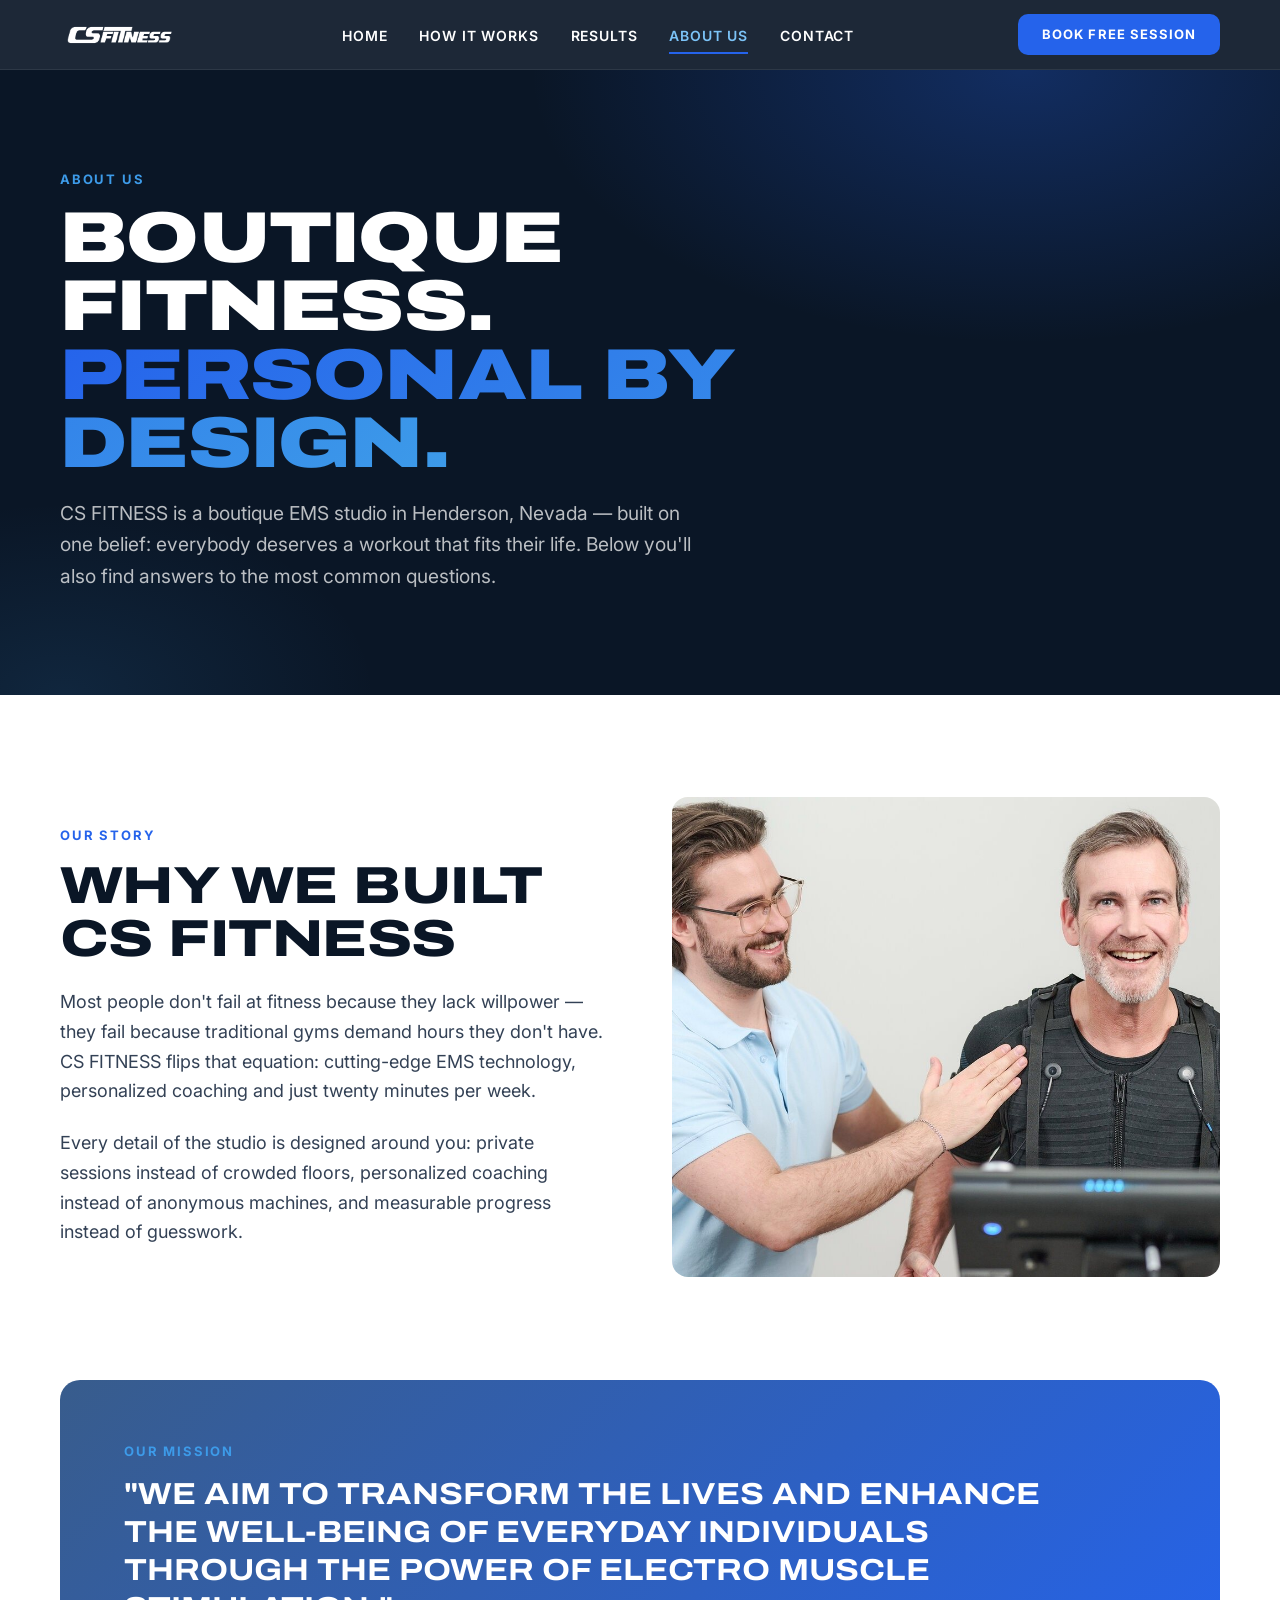
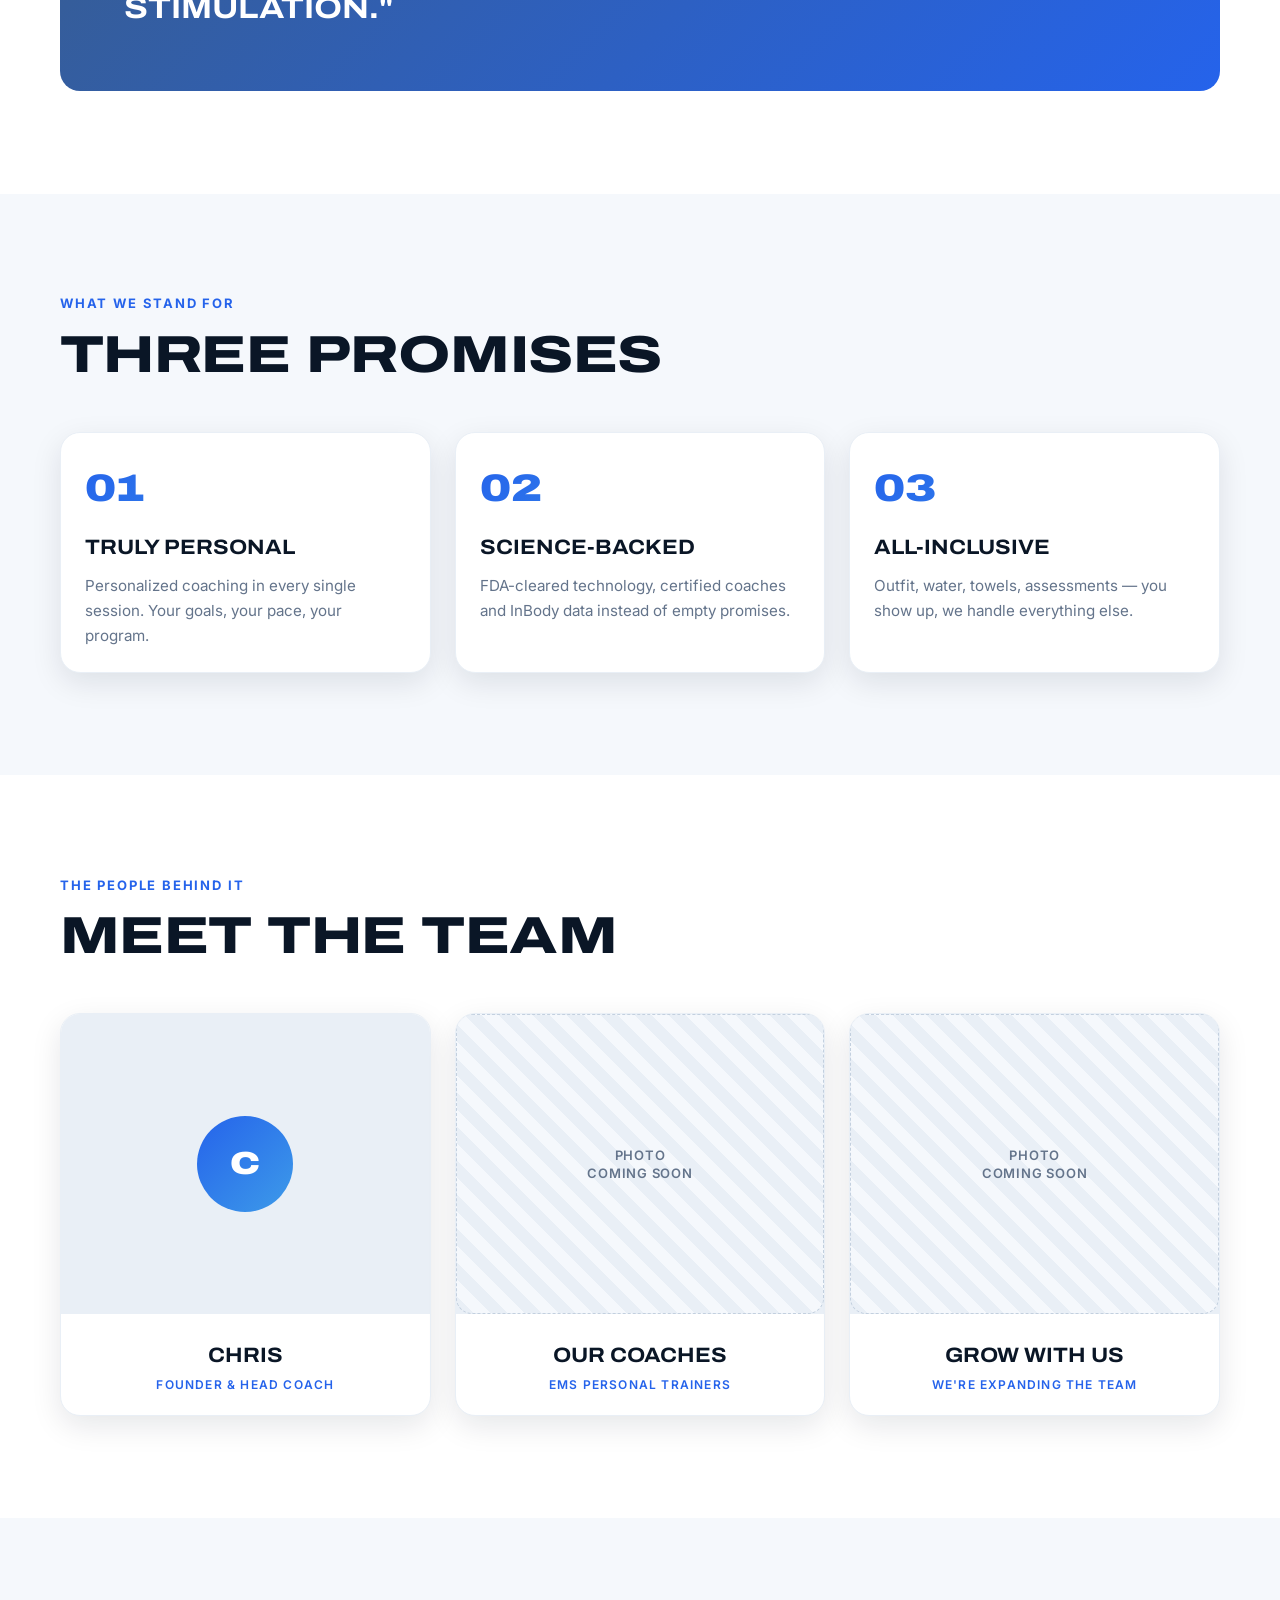
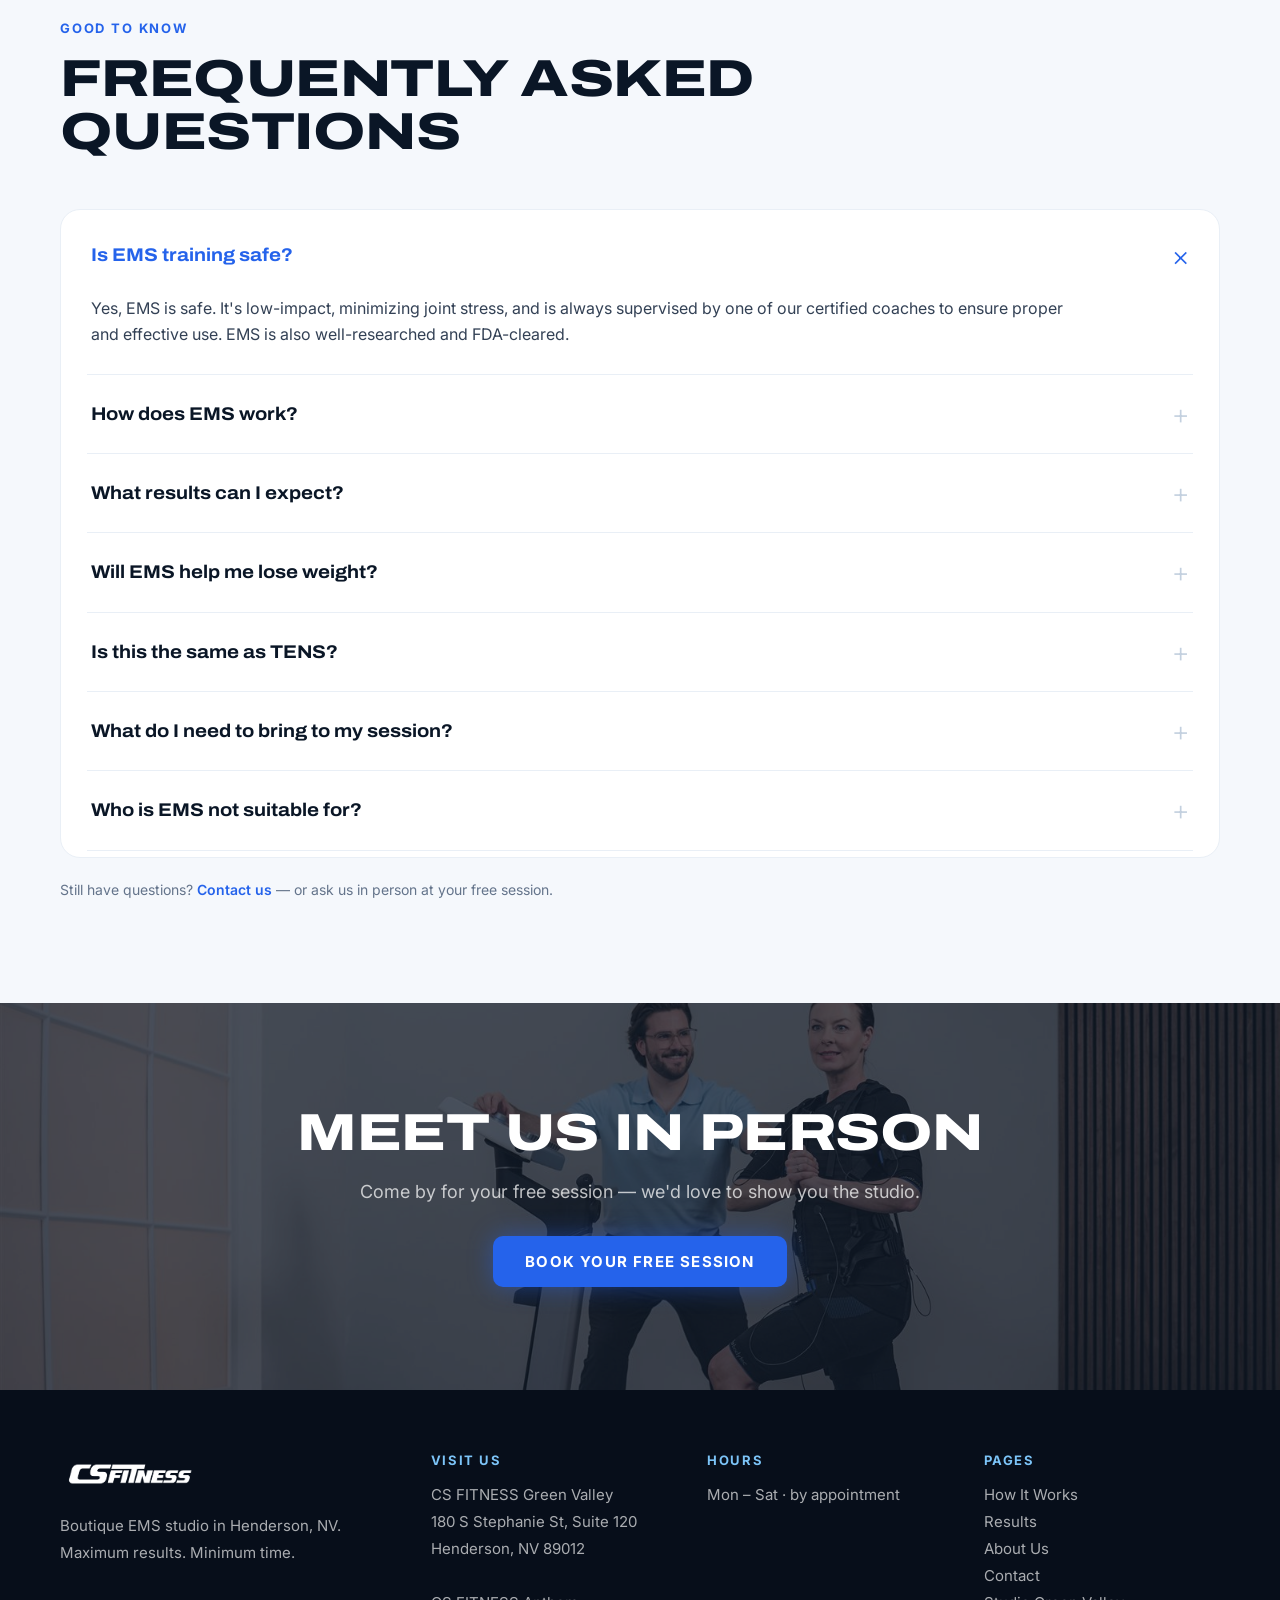
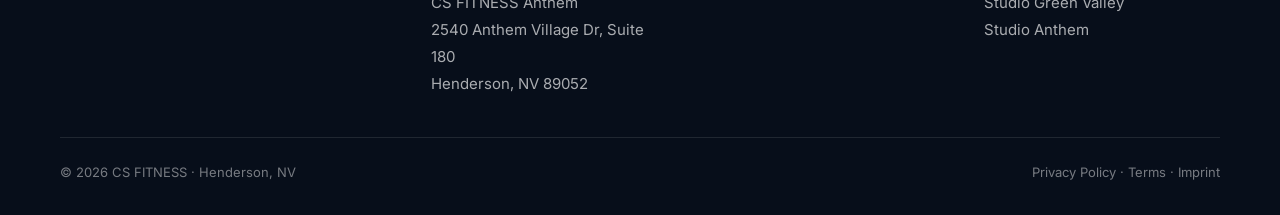
<file: about.html>
<!doctype html>
<html lang="en">
<head>
<meta charset="utf-8">
<meta name="robots" content="noindex, nofollow">
<meta name="viewport" content="width=device-width, initial-scale=1">
<title>About Us | CS FITNESS — Story, Team &amp; FAQ</title>
<link rel="preconnect" href="https://fonts.googleapis.com">
<link rel="preconnect" href="https://fonts.gstatic.com" crossorigin>
<link href="https://fonts.googleapis.com/css2?family=Archivo:wdth,wght@62..125,100..900&family=Inter:wght@300;400;500;600;700&display=swap" rel="stylesheet">
<link rel="stylesheet" href="assets/style.css?v=20260925b">
<style>
  .mission { background: var(--g-steel); border-radius: var(--r-card); padding: clamp(2.2rem, 5vw, 4rem); }
  .mission p { font-family: var(--f-disp); font-stretch: 115%; font-weight: 700; text-transform: uppercase; font-size: clamp(1.2rem, 2.6vw, 1.9rem); color: #fff; line-height: 1.25; max-width: 980px; }
  .team-card { text-align: center; }
  .team-card .avatar { height: 300px; background: var(--slate-100); display: grid; place-items: center; }
  .team-card .initials { width: 96px; height: 96px; border-radius: 50%; background: var(--g-impulse); color: #fff; display: grid; place-items: center; font-family: var(--f-disp); font-stretch: 125%; font-weight: 900; font-size: 2rem; }
  .team-card .role { font: 600 12px/1 var(--f-text); letter-spacing: .1em; text-transform: uppercase; color: var(--electric-500); margin-top: 6px; }
  .value-num { font-family: var(--f-disp); font-stretch: 125%; font-weight: 900; font-size: 2.4rem; background: var(--g-impulse); -webkit-background-clip: text; background-clip: text; color: transparent; }
</style>
</head>
<body>

<header class="nav" id="nav">
  <div class="nav-inner">
    <a class="nav-logo" href="home.html"><img src="img/logo-white.png" alt="CS FITNESS"></a>
    <ul class="nav-links">
      <li><a href="home.html">Home</a></li>
      <li><a href="how-it-works.html">How It Works</a></li>
      <li><a href="results.html">Results</a></li>
      <li><a href="about.html" class="active">About Us</a></li>
      <li><a href="contact.html">Contact</a></li>
    </ul>
    <a class="btn btn-primary nav-cta js-book"  href="#book">Book Free Session</a>
    <button class="nav-burger" aria-label="Menu" onclick="document.getElementById('nav').classList.toggle('open')"><span></span><span></span><span></span></button>
  </div>
</header>

<section class="page-hero on-dark">
  <div class="container">
    <div class="eyebrow">About us</div>
    <h1>Boutique fitness.<br><span class="grad-text">Personal by design.</span></h1>
    <p class="sub">CS FITNESS is a boutique EMS studio in Henderson, Nevada — built on one belief: everybody deserves a workout that fits their life. Below you'll also find answers to the most common questions.</p>
  </div>
</section>

<!-- STORY -->
<section>
  <div class="container">
    <div class="grid grid-2">
      <div>
        <div class="eyebrow">Our story</div>
        <h2>Why we built CS FITNESS</h2>
        <p style="margin:22px 0">Most people don't fail at fitness because they lack willpower — they fail because traditional gyms demand hours they don't have. CS FITNESS flips that equation: cutting-edge EMS technology, personalized coaching and just twenty minutes per week.</p>
        <p>Every detail of the studio is designed around you: private sessions instead of crowded floors, personalized coaching instead of anonymous machines, and measurable progress instead of guesswork.</p>
        <!-- Interne Notiz: Story ist Entwurfstext — Chris' persönliche Gründungsgeschichte einsetzen (Warum EMS? Warum Henderson?) -->
      </div>
      <div class="img-frame" style="height:480px"><img src="img/coach.jpg" alt="Coaching at CS FITNESS"></div>
    </div>
  </div>
</section>

<!-- MISSION -->
<section style="padding-top:0">
  <div class="container">
    <div class="mission on-dark">
      <div class="eyebrow">Our mission</div>
      <p>"We aim to transform the lives and enhance the well-being of everyday individuals through the power of Electro Muscle Stimulation."</p>
    </div>
  </div>
</section>

<!-- VALUES -->
<section class="sec-soft" style="padding-top:0">
  <div class="container">
    <div class="sec-head" style="padding-top:clamp(4rem,8vw,7rem)">
      <div class="eyebrow">What we stand for</div>
      <h2>Three promises</h2>
    </div>
    <div class="grid grid-3">
      <div class="card"><div class="card-body">
        <div class="value-num">01</div>
        <h4 style="margin:10px 0 8px">Truly personal</h4>
        <p style="font-size:.95rem;color:var(--slate-500)">Personalized coaching in every single session. Your goals, your pace, your program.</p>
      </div></div>
      <div class="card"><div class="card-body">
        <div class="value-num">02</div>
        <h4 style="margin:10px 0 8px">Science-backed</h4>
        <p style="font-size:.95rem;color:var(--slate-500)">FDA-cleared technology, certified coaches and InBody data instead of empty promises.</p>
      </div></div>
      <div class="card"><div class="card-body">
        <div class="value-num">03</div>
        <h4 style="margin:10px 0 8px">All-inclusive</h4>
        <p style="font-size:.95rem;color:var(--slate-500)">Outfit, water, towels, assessments — you show up, we handle everything else.</p>
      </div></div>
    </div>
  </div>
</section>

<!-- TEAM -->
<section>
  <div class="container">
    <div class="sec-head">
      <div class="eyebrow">The people behind it</div>
      <h2>Meet the team</h2>
    </div>
    <div class="grid grid-3">
      <div class="card team-card">
        <div class="avatar"><div class="initials">C</div></div>
        <div class="card-body"><h4>Chris</h4><div class="role">Founder &amp; Head Coach</div></div>
        <!-- Interne Notiz: Foto + Kurz-Bio von Chris einsetzen -->
      </div>
      <div class="card team-card">
        <div class="avatar"><div class="placeholder" style="width:100%;height:100%">Photo<br>coming soon</div></div>
        <div class="card-body"><h4>Our Coaches</h4><div class="role">EMS Personal Trainers</div></div>
        <!-- Interne Notiz: echte Namen, Fotos & Zertifizierungen der Coaches einsetzen -->
      </div>
      <div class="card team-card">
        <div class="avatar"><div class="placeholder" style="width:100%;height:100%">Photo<br>coming soon</div></div>
        <div class="card-body"><h4>Grow With Us</h4><div class="role">We're expanding the team</div></div>
        <!-- Interne Notiz: dritte Team-Karte — mit echtem Coach ersetzen, sobald vorhanden -->
      </div>
    </div>
  </div>
</section>

<!-- FAQ -->
<section class="sec-soft" id="faq">
  <div class="container">
    <div class="sec-head">
      <div class="eyebrow">Good to know</div>
      <h2>Frequently asked questions</h2>
    </div>
    <div class="faq-list" style="background:#fff;border-radius:var(--r-card);padding:6px 26px;border:1px solid var(--slate-100)">
      <details open>
        <summary>Is EMS training safe?</summary>
        <div class="answer">Yes, EMS is safe. It's low-impact, minimizing joint stress, and is always supervised by one of our certified coaches to ensure proper and effective use. EMS is also well-researched and FDA-cleared.</div>
      </details>
      <details>
        <summary>How does EMS work?</summary>
        <div class="answer">EMS (Electric Muscle Stimulation) training uses electrical impulses to stimulate muscle contractions. During a session, you wear a vest, belt and straps equipped with electrodes strategically placed on all major muscle groups. These electrodes send controlled electrical impulses to your muscles, causing them to contract and relax. This mimics the natural signals your brain sends during exercise, activating a higher percentage of muscle fibers than traditional workouts. The result is an efficient, effective full-body workout that enhances strength, endurance and muscle tone in just 20 minutes.</div>
      </details>
      <details>
        <summary>What results can I expect?</summary>
        <div class="answer">You can expect noticeable improvements in muscle tone, strength and endurance within a few weeks. Many clients also experience enhanced posture, increased metabolism and overall body shaping. Results vary based on individual goals and fitness levels, but EMS is designed to deliver faster, more efficient results compared to traditional workouts.</div>
      </details>
      <details>
        <summary>Will EMS help me lose weight?</summary>
        <div class="answer">Absolutely! EMS is a powerful tool for weight loss. Each session burns up to 500 calories and triggers a lasting afterburn effect, meaning your body keeps burning fat long after you leave the studio.</div>
      </details>
      <details>
        <summary>Is this the same as TENS?</summary>
        <div class="answer">No, this is not TENS. While EMS can also help with pain relief by stimulating nerves, it goes far beyond that. TENS is designed to provide temporary, localized pain relief by targeting specific areas, whereas EMS works the entire body by engaging all major muscle groups at once. EMS activates deep muscle fibers for strength, toning and fat loss — delivering a full-body workout that TENS simply can't match.</div>
      </details>
      <details>
        <summary>What do I need to bring to my session?</summary>
        <div class="answer">Just yourself. We provide your personal TENCEL training outfit, pH-balanced water and fresh towels — everything is included in every session.</div>
      </details>
      <details>
        <summary>Who is EMS not suitable for?</summary>
        <div class="answer">EMS is not suitable during pregnancy, with a pacemaker or severe neurological conditions. Your free intro session always starts with a short health screening — together we'll make sure EMS is right for you.</div>
      </details>
    </div>
    <p class="muted" style="font-size:14px;margin-top:20px">Still have questions? <a href="contact.html" style="color:var(--electric-500);font-weight:600">Contact us</a> — or ask us in person at your free session.</p>
  </div>
</section>

<section class="cta-final sec on-dark">
  <div class="bg" style="background-image:url('img/cta-bg.jpg')"></div>
  <div class="container">
    <h2>Meet us in person</h2>
    <p>Come by for your free session — we'd love to show you the studio.</p>
    <a class="btn btn-primary js-book"  href="#book">Book Your Free Session</a>
  </div>
</section>

<footer class="footer">
  <div class="container">
    <div class="cols">
      <div class="flogo">
        <img src="img/logo-white.png" alt="CS FITNESS">
        <p>Boutique EMS studio in Henderson, NV.<br>Maximum results. Minimum time.</p>
      </div>
      <div><h5>Visit Us</h5><p>CS FITNESS Green Valley<br>180 S Stephanie St, Suite 120<br>Henderson, NV 89012<br><br>CS FITNESS Anthem<br>2540 Anthem Village Dr, Suite 180<br>Henderson, NV 89052</p></div>
      <div><h5>Hours</h5><p>Mon – Sat · by appointment</p></div>
      <div><h5>Pages</h5><ul>
        <li><a href="how-it-works.html">How It Works</a></li>
        <li><a href="results.html">Results</a></li>
        <li><a href="about.html">About Us</a></li>
        <li><a href="contact.html">Contact</a></li>
        <li><a href="studio-green-valley.html">Studio Green Valley</a></li>
        <li><a href="studio-anthem.html">Studio Anthem</a></li>
      </ul></div>
    </div>
    <div class="legal"><span>© 2026 CS FITNESS · Henderson, NV</span><span>Privacy Policy · Terms · Imprint</span></div>
  </div>
</footer>

<script src="assets/locations.js?v=20260925b"></script>
<script src="assets/booking-modal.js?v=20260925b"></script>
</body>
</html>
</file>
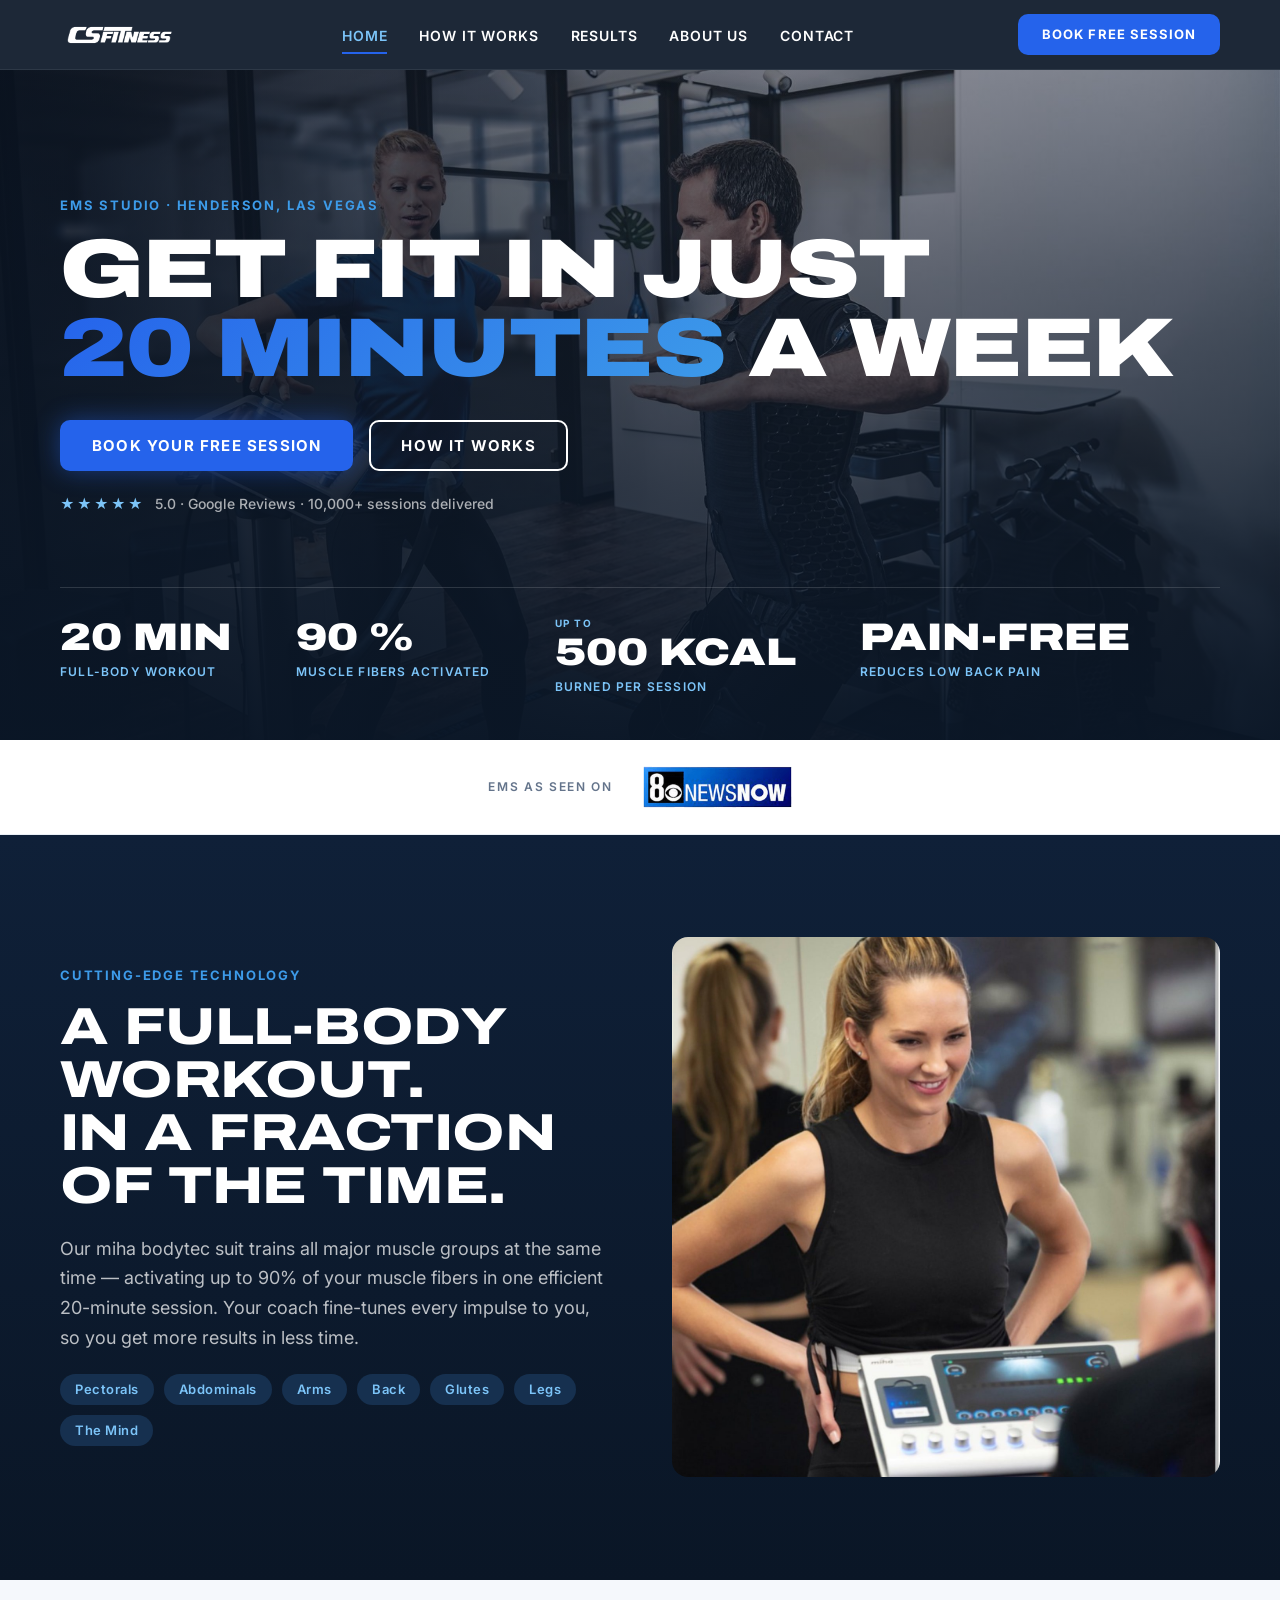
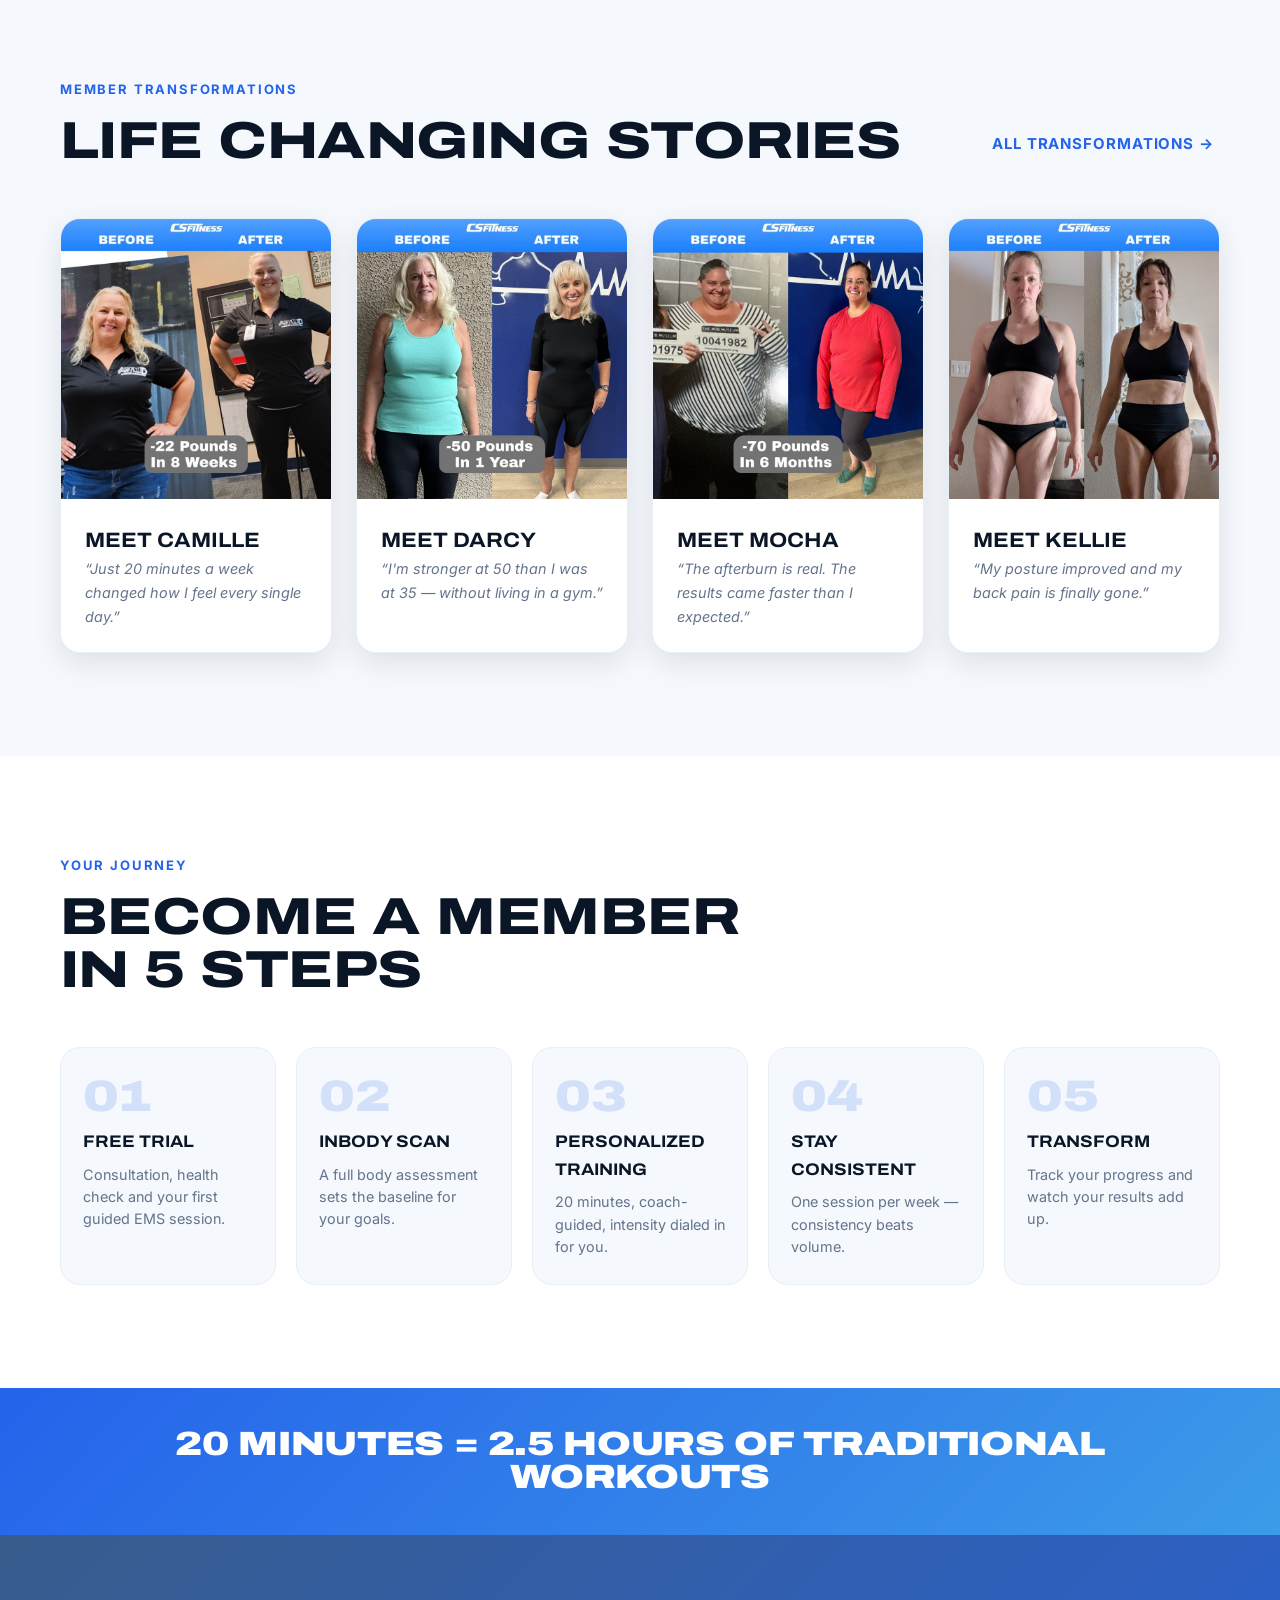
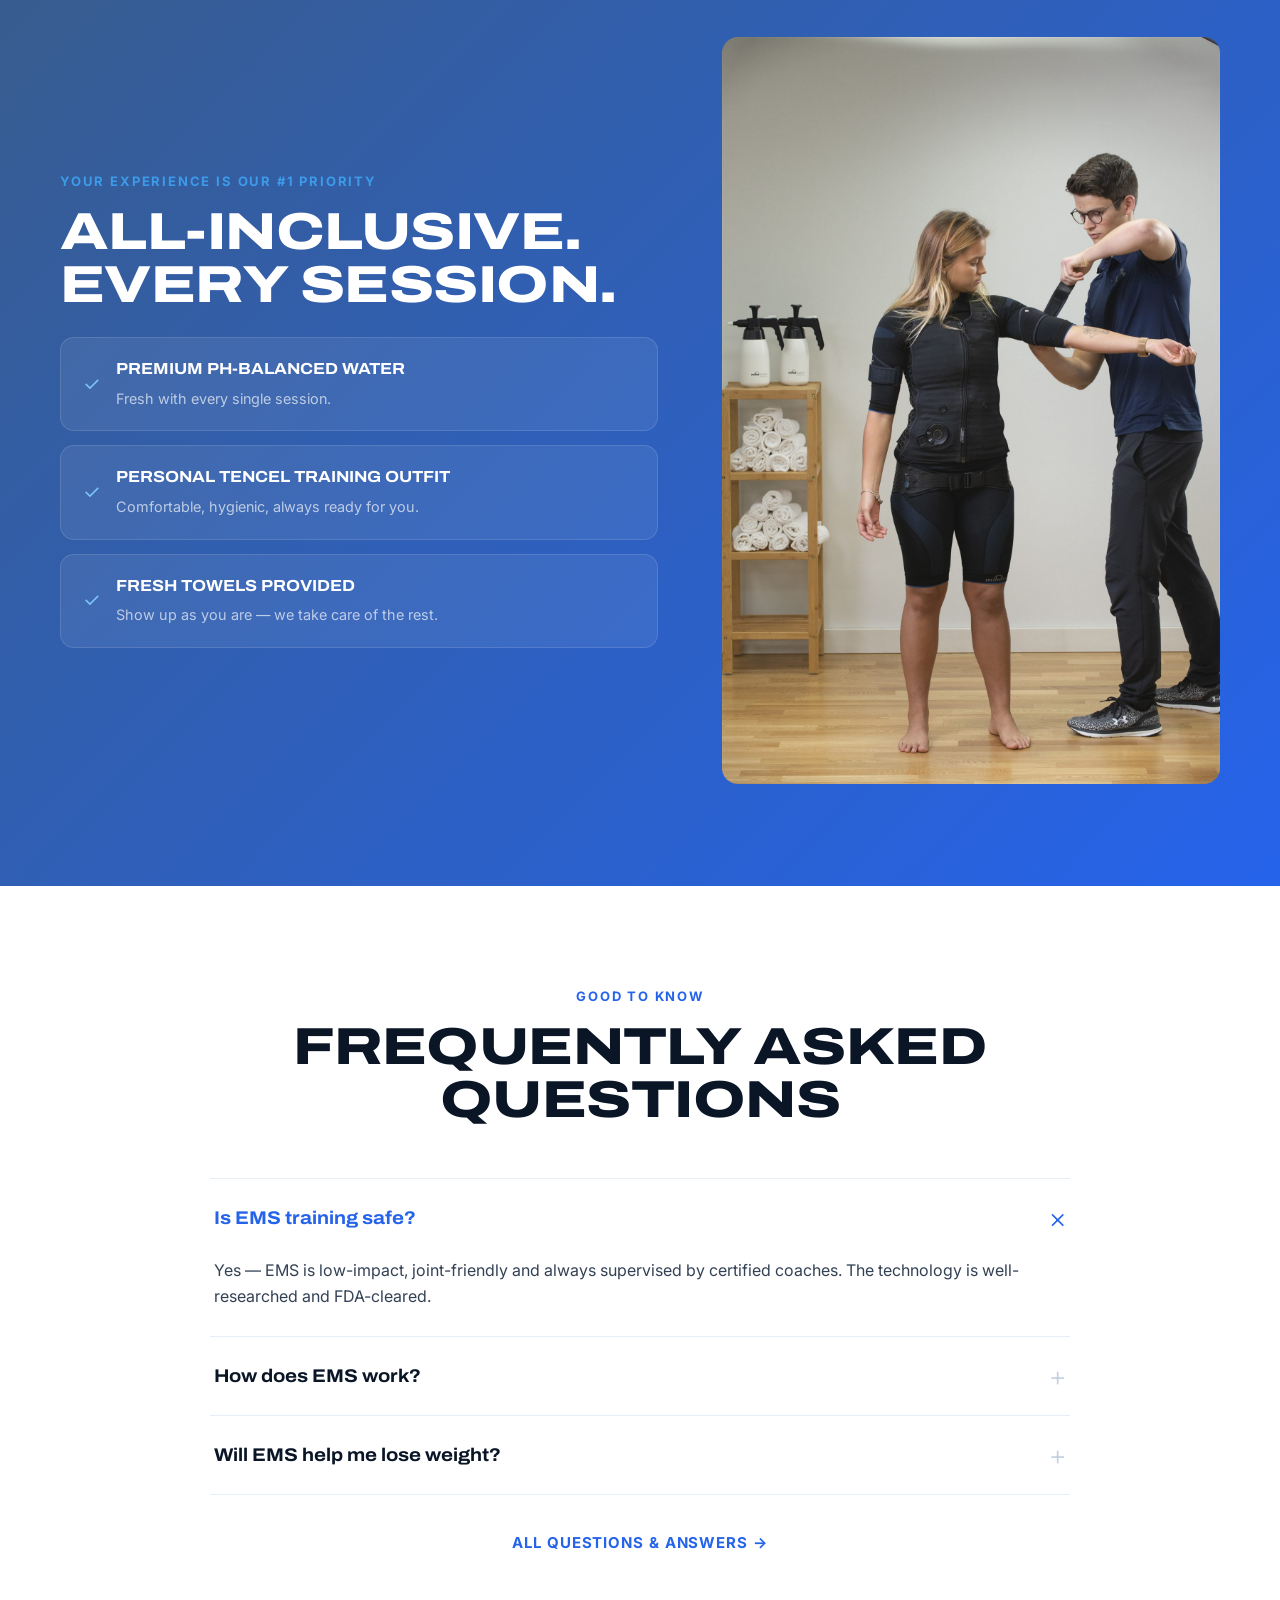
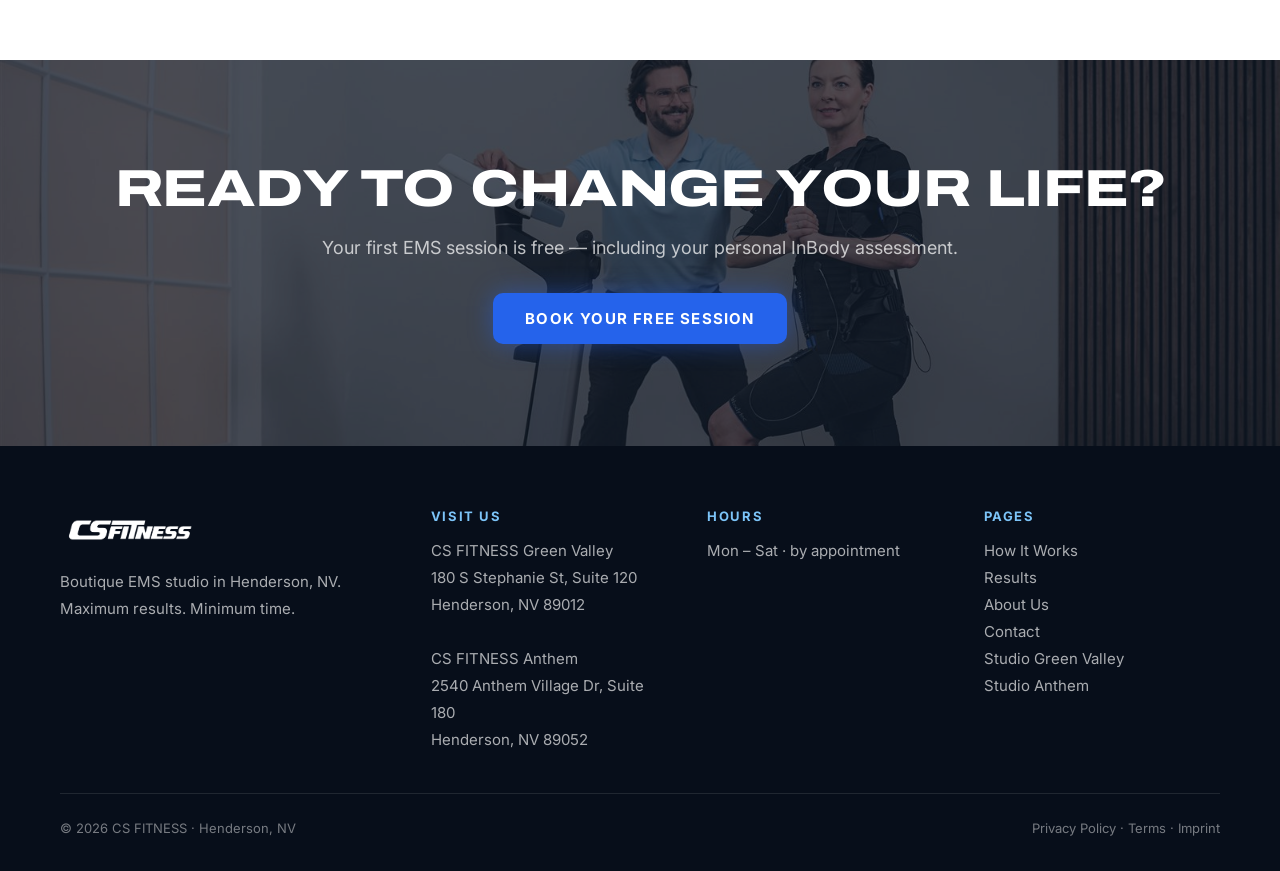
<file: home.html>
<!doctype html>
<html lang="en">
<head>
<meta charset="utf-8">
<meta name="robots" content="noindex, nofollow">
<meta name="viewport" content="width=device-width, initial-scale=1">
<title>Home | CS FITNESS — EMS Studio Henderson</title>
<link rel="preconnect" href="https://fonts.googleapis.com">
<link rel="preconnect" href="https://fonts.gstatic.com" crossorigin>
<link href="https://fonts.googleapis.com/css2?family=Archivo:wdth,wght@62..125,100..900&family=Inter:wght@300;400;500;600;700&display=swap" rel="stylesheet">
<link rel="stylesheet" href="assets/style.css?v=20260925b">
<style>
  .hero { position: relative; overflow: hidden; background: var(--navy-900); }
  .hero .bg { position: absolute; inset: 0; background: url('img/hero-clean.jpg') center/cover; }
  .hero .shade { position: absolute; inset: 0; background:
    linear-gradient(180deg, rgba(10,22,38,.45), rgba(10,22,38,.96)),
    linear-gradient(90deg, rgba(7,14,26,.82), rgba(7,14,26,0) 65%); }
  .hero .container { position: relative; padding-top: clamp(5rem, 10vw, 9rem); padding-bottom: 0; }
  .hero h1 { color: #fff; font-size: clamp(2.6rem, 7vw, 5.2rem); }
  .hero .lead { color: var(--on-dark); max-width: 560px; margin: 26px 0 32px; }
  .hero-stats { border-top: 1px solid rgba(255,255,255,.14); margin-top: clamp(3rem, 6vw, 5rem); padding: 30px 0 44px; }
  .review { display: flex; gap: 10px; align-items: center; margin-top: 26px; font: 500 14px/1 var(--f-text); color: rgba(255,255,255,.65); }
  .review .stars { color: var(--sky-300); letter-spacing: 2px; }
  .trust { padding: 26px 0; border-bottom: 1px solid var(--slate-100); }
  .trust .row { display: flex; align-items: center; justify-content: center; gap: clamp(16px, 3vw, 30px); flex-wrap: wrap; }
  .trust .label { font: 600 12px/1 var(--f-text); letter-spacing: .14em; text-transform: uppercase; color: var(--slate-500); }
  .trust img { height: 42px; width: auto; display: block; }
  @media (max-width: 860px) { .trust img { height: 34px; } }
  .benefit-item { display: flex; gap: 20px; align-items: flex-start; }
  .benefit-item + .benefit-item { margin-top: 36px; }
  .benefit-item p { font-size: .95rem; color: var(--slate-500); margin-top: 6px; }
  .tcard img { height: 280px; width: 100%; object-fit: cover; }
  .tcard blockquote { font-size: .9rem; color: var(--slate-500); font-style: italic; }
  .banner { background: var(--g-impulse); padding: 40px 0; text-align: center; }
  .banner .disp { color: #fff; font-size: clamp(1.3rem, 3vw, 2.1rem); }
  .exp { position: relative; overflow: hidden; background: var(--g-steel); }
  .exp-row { display: grid; grid-template-columns: 1.2fr 1fr; gap: clamp(28px, 5vw, 72px); align-items: center; }
  .exp-card { display: flex; gap: 16px; align-items: center; background: rgba(255,255,255,.07);
    border: 1px solid rgba(255,255,255,.12); border-radius: 14px; padding: 18px 22px; margin-top: 14px; }
  .exp-card b { display: block; font-family: var(--f-disp); font-stretch: 110%; text-transform: uppercase; color: #fff; font-size: 1rem; }
  .exp-card span { font-size: .9rem; color: rgba(255,255,255,.66); }
  .exp-card .check { color: var(--sky-300); font-size: 20px; }
  .exp .img-frame { height: 100%; min-height: 380px; }
  @media (max-width: 860px) { .exp-row { grid-template-columns: 1fr; } .exp .img-frame { min-height: 260px; } }
</style>
</head>
<body>

<header class="nav" id="nav">
  <div class="nav-inner">
    <a class="nav-logo" href="home.html"><img src="img/logo-white.png" alt="CS FITNESS"></a>
    <ul class="nav-links">
      <li><a href="home.html" class="active">Home</a></li>
      <li><a href="how-it-works.html">How It Works</a></li>
      <li><a href="results.html">Results</a></li>
      <li><a href="about.html">About Us</a></li>
      <li><a href="contact.html">Contact</a></li>
    </ul>
    <a class="btn btn-primary nav-cta js-book"  href="#book">Book Free Session</a>
    <button class="nav-burger" aria-label="Menu" onclick="document.getElementById('nav').classList.toggle('open')"><span></span><span></span><span></span></button>
  </div>
</header>

<!-- HERO -->
<section class="hero on-dark" style="padding:0">
  <div class="bg"></div>
  <div class="shade"></div>
  <div class="container">
    <div class="eyebrow">EMS Studio · Henderson, Las Vegas</div>
    <h1>Get fit in just<br><span class="grad-text">20 minutes</span> a week</h1>
    <div class="btn-row" style="margin-top:32px">
      <a class="btn btn-primary js-book"  href="#book">Book Your Free Session</a>
      <a class="btn btn-secondary" href="how-it-works.html">How It Works</a>
    </div>
    <div class="review"><span class="stars">★★★★★</span> 5.0 · Google Reviews · 10,000+ sessions delivered</div>
    <div class="hero-stats">
      <div class="stat-strip">
        <div class="stat"><div class="n">20 MIN</div><div class="l">full-body workout</div></div>
        <div class="stat"><div class="n">90 %</div><div class="l">muscle fibers activated</div></div>
        <div class="stat"><span class="upto">up to</span><div class="n">500 KCAL</div><div class="l">burned per session</div></div>
        <div class="stat"><div class="n">PAIN-FREE</div><div class="l">reduces low back pain</div></div>
      </div>
    </div>
  </div>
</section>

<!-- TRUST BAR -->
<div class="trust">
  <div class="container">
    <div class="row">
      <span class="label">EMS as seen on</span>
      <img src="img/media-8newsnow.png" alt="8 News Now">
    </div>
  </div>
</div>

<!-- TECHNOLOGY -->
<section class="sec-dark">
  <div class="container">
    <div class="grid grid-2">
      <div>
        <div class="eyebrow">Cutting-edge technology</div>
        <h2>A full-body workout.<br>In a fraction of the time.</h2>
        <p style="margin:22px 0">Our miha bodytec suit trains all major muscle groups at the same time — activating up to 90% of your muscle fibers in one efficient 20-minute session. Your coach fine-tunes every impulse to you, so you get more results in less time.</p>
        <div class="chip-row zone-chips">
          <span class="chip chip-dark">Pectorals</span><span class="chip chip-dark">Abdominals</span>
          <span class="chip chip-dark">Arms</span><span class="chip chip-dark">Back</span>
          <span class="chip chip-dark">Glutes</span><span class="chip chip-dark">Legs</span>
          <span class="chip chip-dark">The Mind</span>
        </div>
      </div>
      <div class="img-frame" style="height:540px"><img src="img/tech-machine.jpg" alt="miha bodytec EMS technology"></div>
    </div>
  </div>
</section>

<!-- TRANSFORMATIONS -->
<section class="sec-soft">
  <div class="container">
    <div class="sec-head" style="display:flex;justify-content:space-between;align-items:flex-end;max-width:none;gap:24px;flex-wrap:wrap">
      <div>
        <div class="eyebrow">Member Transformations</div>
        <h2>Life changing stories</h2>
      </div>
      <a class="btn-ghost" href="results.html">All transformations</a>
    </div>
    <div class="m-car">
    <div class="grid grid-4 car-track">
      <div class="card tcard"><img src="img/ba-1.jpg" alt="Before and after Camille"><div class="card-body"><h4>Meet Camille</h4><blockquote>“Just 20 minutes a week changed how I feel every single day.”</blockquote></div></div>
      <div class="card tcard"><img src="img/ba-2.jpg" alt="Before and after Darcy"><div class="card-body"><h4>Meet Darcy</h4><blockquote>“I'm stronger at 50 than I was at 35 — without living in a gym.”</blockquote></div></div>
      <div class="card tcard"><img src="img/ba-3.jpg" alt="Before and after Mocha"><div class="card-body"><h4>Meet Mocha</h4><blockquote>“The afterburn is real. The results came faster than I expected.”</blockquote></div></div>
      <div class="card tcard"><img src="img/ba-4.jpg" alt="Before and after Kellie"><div class="card-body"><h4>Meet Kellie</h4><blockquote>“My posture improved and my back pain is finally gone.”</blockquote></div></div>
    </div>
    </div>
  </div>
</section>

<!-- JOURNEY -->
<section>
  <div class="container">
    <div class="sec-head">
      <div class="eyebrow">Your Journey</div>
      <h2>Become a member in 5 steps</h2>
    </div>
    <div class="grid grid-5">
      <div class="step-card"><span class="num">01</span><h4>Free Trial</h4><p>Consultation, health check and your first guided EMS session.</p></div>
      <div class="step-card"><span class="num">02</span><h4>InBody Scan</h4><p>A full body assessment sets the baseline for your goals.</p></div>
      <div class="step-card"><span class="num">03</span><h4>Personalized Training</h4><p>20 minutes, coach-guided, intensity dialed in for you.</p></div>
      <div class="step-card"><span class="num">04</span><h4>Stay Consistent</h4><p>One session per week — consistency beats volume.</p></div>
      <div class="step-card"><span class="num">05</span><h4>Transform</h4><p>Track your progress and watch your results add up.</p></div>
    </div>
  </div>
</section>

<!-- CLAIM BANNER -->
<div class="banner"><div class="container"><div class="disp">20 minutes = 2.5 hours of traditional workouts</div></div></div>

<!-- EXPERIENCE -->
<section class="exp on-dark">
  <div class="container">
    <div class="exp-row">
      <div>
        <div class="eyebrow">Your experience is our #1 priority</div>
        <h2 style="color:#fff">All-inclusive.<br>Every session.</h2>
        <div style="margin-top:26px">
          <div class="exp-card"><span class="check">✓</span><div><b>Premium pH-balanced water</b><span>Fresh with every single session.</span></div></div>
          <div class="exp-card"><span class="check">✓</span><div><b>Personal TENCEL training outfit</b><span>Comfortable, hygienic, always ready for you.</span></div></div>
          <div class="exp-card"><span class="check">✓</span><div><b>Fresh towels provided</b><span>Show up as you are — we take care of the rest.</span></div></div>
        </div>
      </div>
      <div class="img-frame"><img src="img/suiting-up.jpg" alt="Suiting up at CS FITNESS"></div>
    </div>
  </div>
</section>

<!-- FAQ TEASER -->
<section>
  <div class="container">
    <div class="sec-head center">
      <div class="eyebrow">Good to know</div>
      <h2>Frequently asked questions</h2>
    </div>
    <div class="faq-list" style="max-width:860px;margin:0 auto">
      <details open>
        <summary>Is EMS training safe?</summary>
        <div class="answer">Yes — EMS is low-impact, joint-friendly and always supervised by certified coaches. The technology is well-researched and FDA-cleared.</div>
      </details>
      <details><summary>How does EMS work?</summary><div class="answer">During a session you wear a vest, belt and straps with electrodes on all major muscle groups. Controlled impulses trigger muscle contractions — activating more muscle fibers than traditional workouts, in just 20 minutes.</div></details>
      <details><summary>Will EMS help me lose weight?</summary><div class="answer">Absolutely. Each session burns up to 500 calories and triggers a 48–72 hour afterburn effect, so your body keeps burning fat long after you leave the studio.</div></details>
    </div>
    <div style="text-align:center;margin-top:32px"><a class="btn-ghost" href="about.html#faq">All questions &amp; answers</a></div>
  </div>
</section>

<!-- FINAL CTA -->
<section class="cta-final sec on-dark">
  <div class="bg" style="background-image:url('img/cta-bg.jpg')"></div>
  <div class="container">
    <h2>Ready to change your life?</h2>
    <p>Your first EMS session is free — including your personal InBody assessment.</p>
    <a class="btn btn-primary js-book"  href="#book">Book Your Free Session</a>
  </div>
</section>

<footer class="footer">
  <div class="container">
    <div class="cols">
      <div class="flogo">
        <img src="img/logo-white.png" alt="CS FITNESS">
        <p>Boutique EMS studio in Henderson, NV.<br>Maximum results. Minimum time.</p>
      </div>
      <div><h5>Visit Us</h5><p>CS FITNESS Green Valley<br>180 S Stephanie St, Suite 120<br>Henderson, NV 89012<br><br>CS FITNESS Anthem<br>2540 Anthem Village Dr, Suite 180<br>Henderson, NV 89052</p></div>
      <div><h5>Hours</h5><p>Mon – Sat · by appointment</p></div>
      <div><h5>Pages</h5><ul>
        <li><a href="how-it-works.html">How It Works</a></li>
        <li><a href="results.html">Results</a></li>
        <li><a href="about.html">About Us</a></li>
        <li><a href="contact.html">Contact</a></li>
        <li><a href="studio-green-valley.html">Studio Green Valley</a></li>
        <li><a href="studio-anthem.html">Studio Anthem</a></li>
      </ul></div>
    </div>
    <div class="legal"><span>© 2026 CS FITNESS · Henderson, NV</span><span>Privacy Policy · Terms · Imprint</span></div>
  </div>
</footer>

<script src="assets/carousel.js?v=20260925b"></script>
<script src="assets/locations.js?v=20260925b"></script>
<script src="assets/booking-modal.js?v=20260925b"></script>
</body>
</html>
</file>
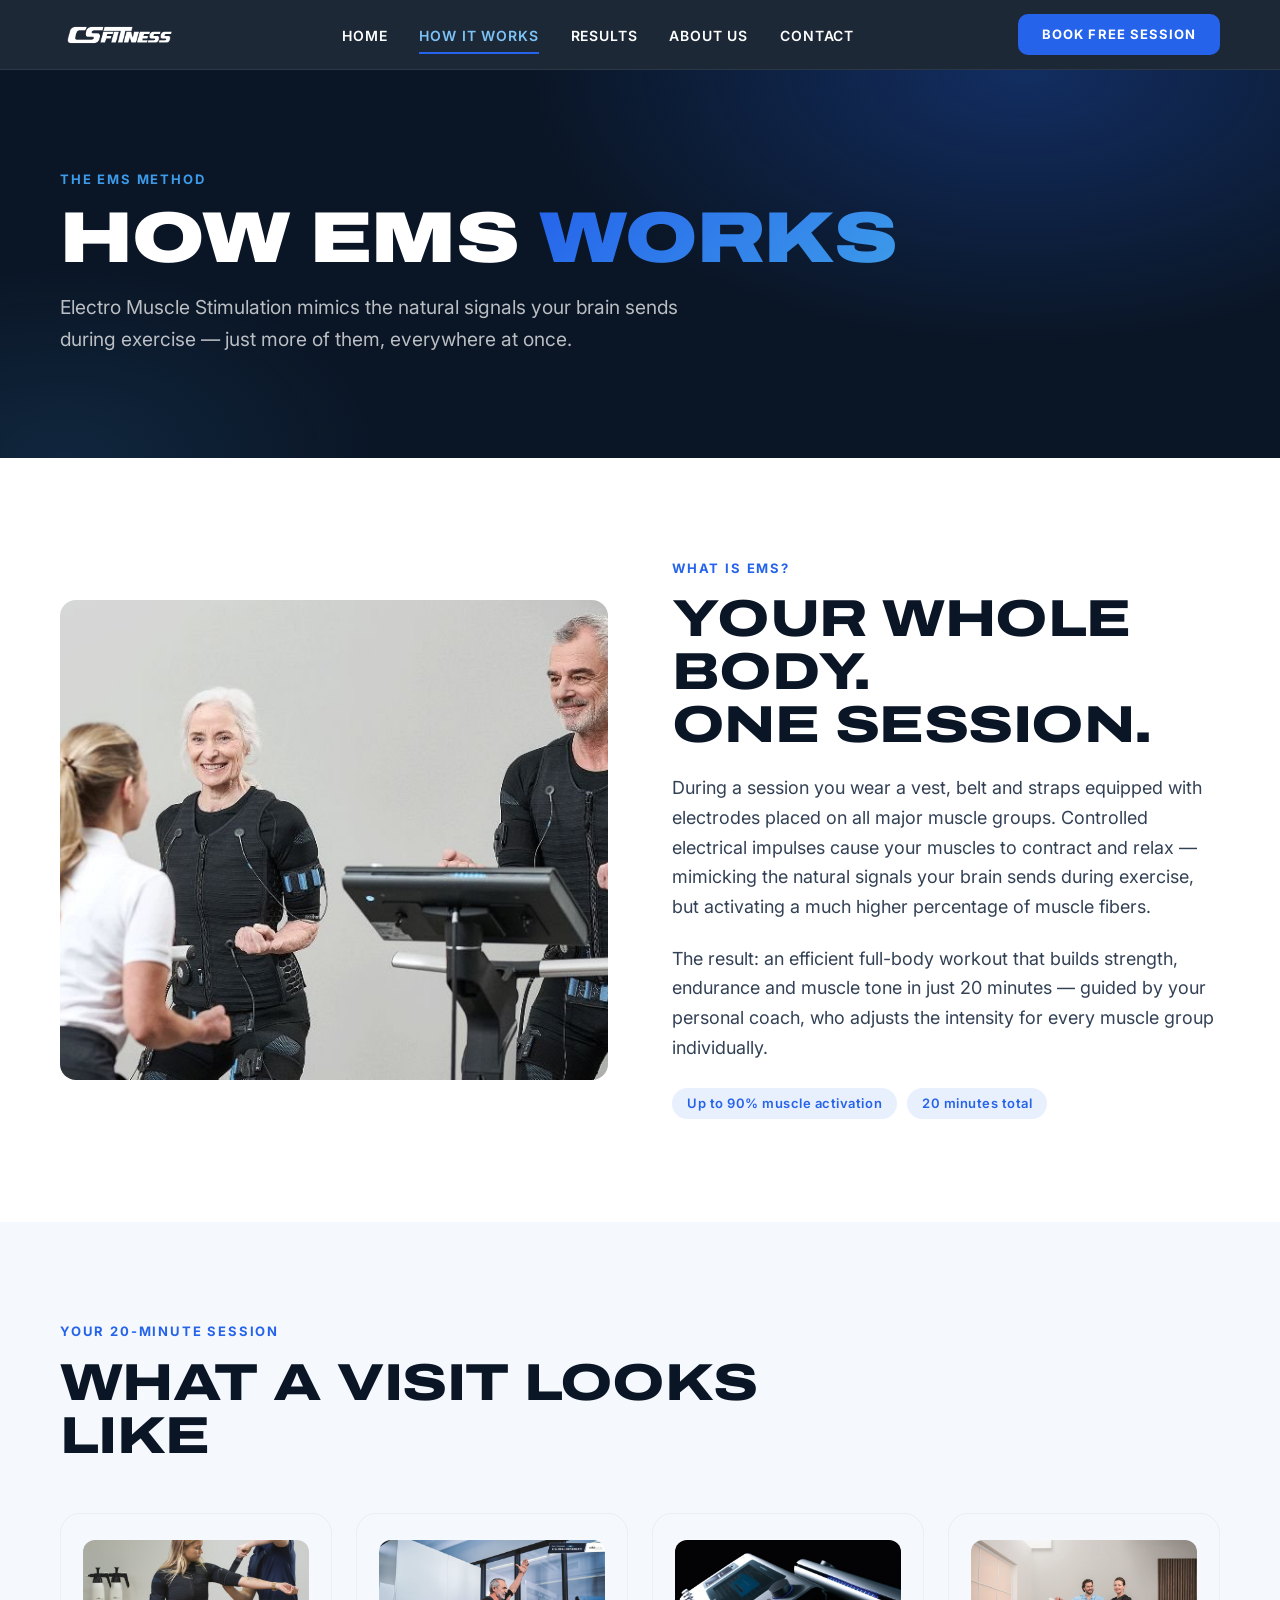
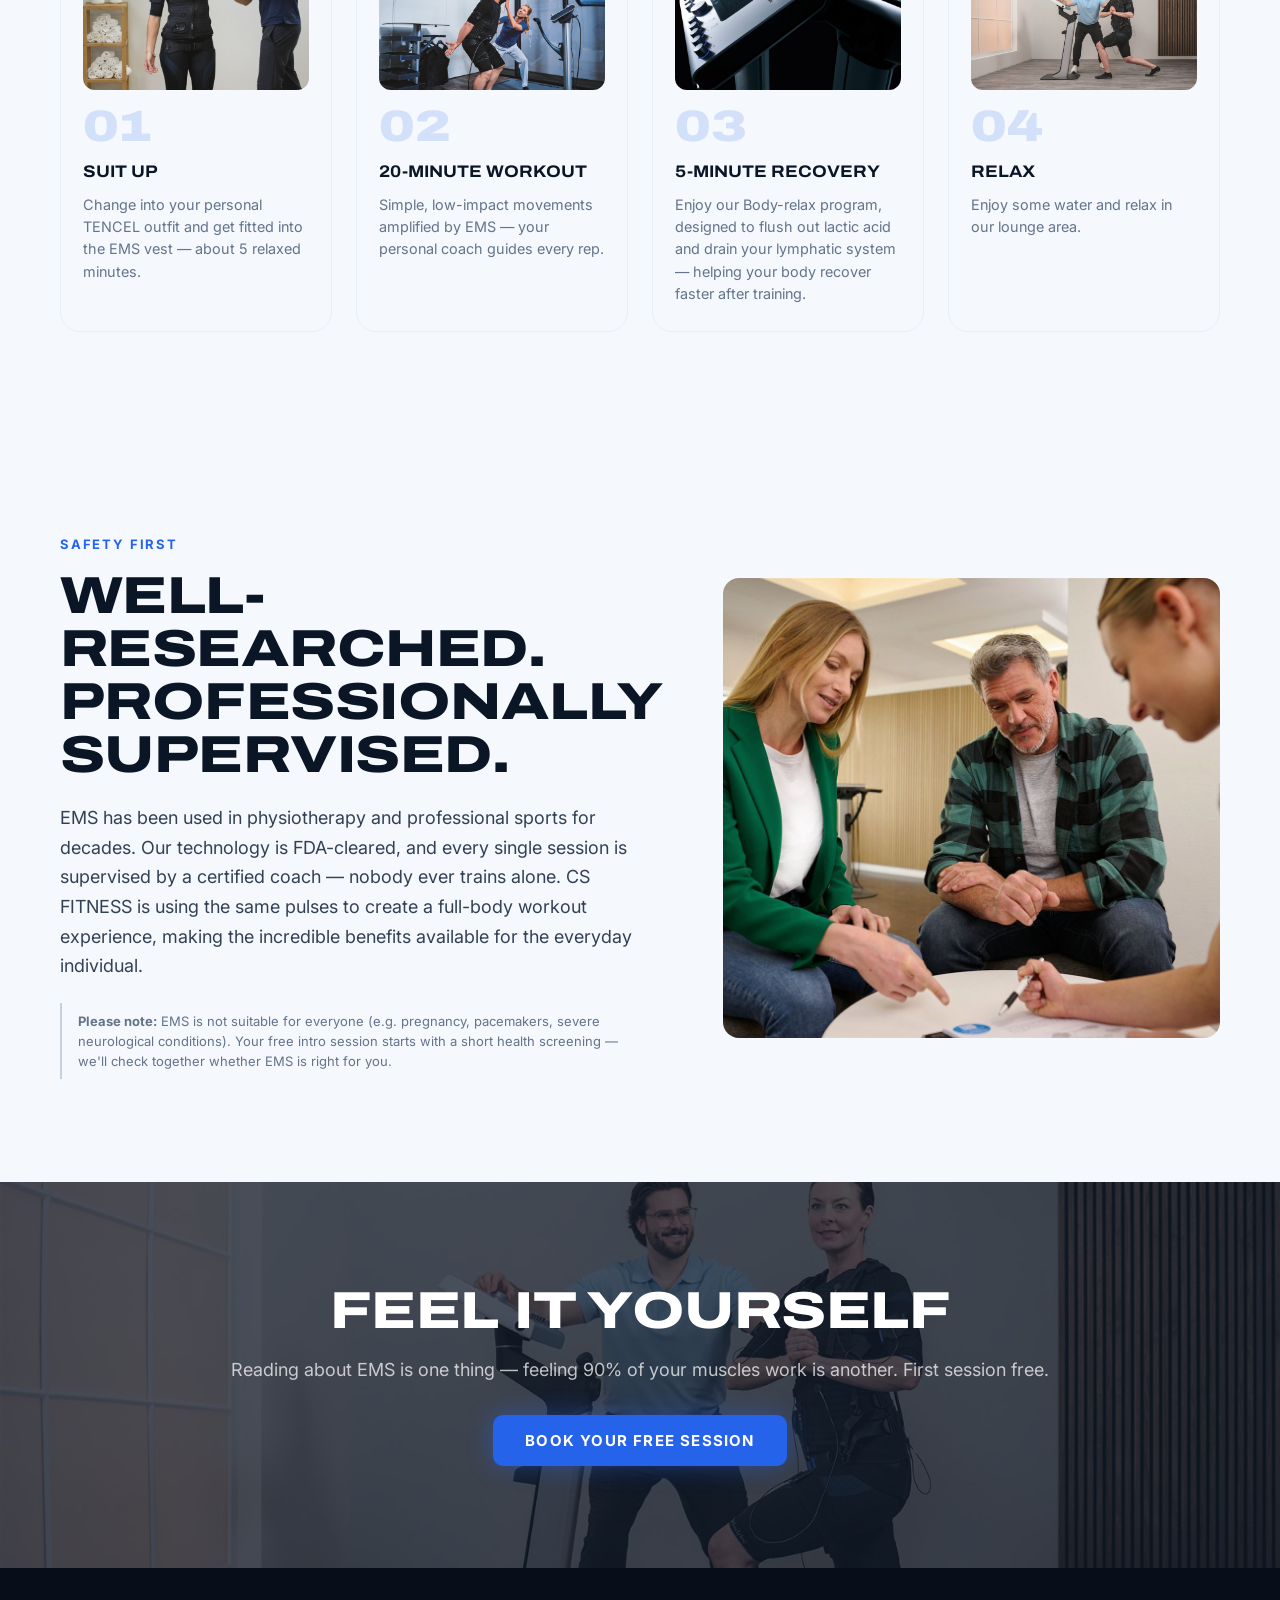
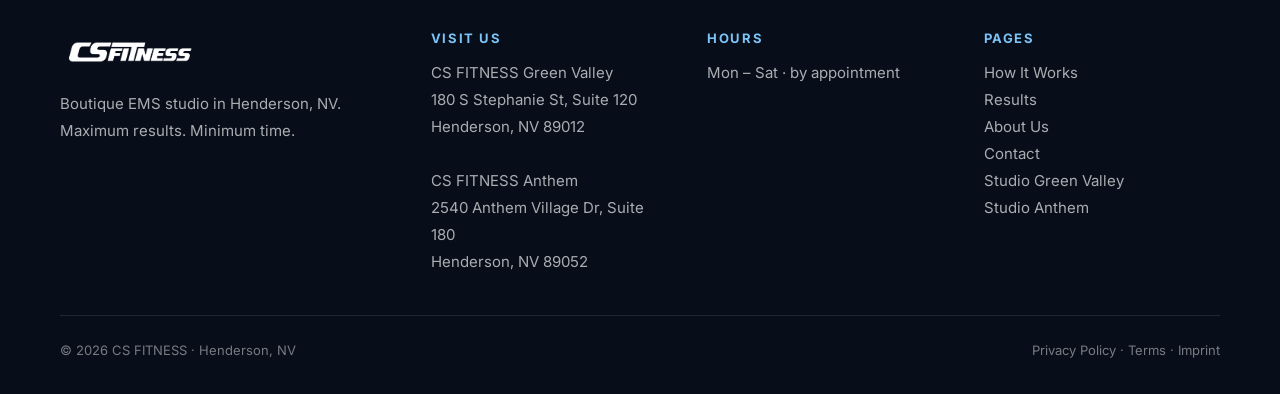
<file: how-it-works.html>
<!doctype html>
<html lang="en">
<head>
<meta charset="utf-8">
<meta name="robots" content="noindex, nofollow">
<meta name="viewport" content="width=device-width, initial-scale=1">
<title>How It Works | CS FITNESS — EMS Training</title>
<link rel="preconnect" href="https://fonts.googleapis.com">
<link rel="preconnect" href="https://fonts.gstatic.com" crossorigin>
<link href="https://fonts.googleapis.com/css2?family=Archivo:wdth,wght@62..125,100..900&family=Inter:wght@300;400;500;600;700&display=swap" rel="stylesheet">
<link rel="stylesheet" href="assets/style.css?v=20260925b">
<style>
  .compare { width: 100%; border-collapse: collapse; background: #fff; border-radius: var(--r-card); overflow: hidden; box-shadow: var(--shadow-card); }
  .compare th, .compare td { padding: 18px 22px; text-align: left; border-bottom: 1px solid var(--slate-100); font-size: .95rem; }
  .compare th { font: 700 13px/1.3 var(--f-text); letter-spacing: .08em; text-transform: uppercase; }
  .compare thead th { background: var(--navy-900); color: #fff; }
  .compare thead th.ems { background: var(--electric-500); }
  .compare td.ems { color: var(--navy-900); font-weight: 600; background: rgba(37,99,235,.05); }
  .compare td:first-child { color: var(--slate-500); font-weight: 600; }
  .table-wrap { overflow-x: auto; }
  .safety-note { background: #fff; border-left: 4px solid var(--warning-500); border-radius: 0 var(--r-btn) var(--r-btn) 0; padding: 18px 22px; font-size: .95rem; color: var(--slate-700); }
</style>
</head>
<body>

<header class="nav" id="nav">
  <div class="nav-inner">
    <a class="nav-logo" href="home.html"><img src="img/logo-white.png" alt="CS FITNESS"></a>
    <ul class="nav-links">
      <li><a href="home.html">Home</a></li>
      <li><a href="how-it-works.html" class="active">How It Works</a></li>
      <li><a href="results.html">Results</a></li>
      <li><a href="about.html">About Us</a></li>
      <li><a href="contact.html">Contact</a></li>
    </ul>
    <a class="btn btn-primary nav-cta js-book"  href="#book">Book Free Session</a>
    <button class="nav-burger" aria-label="Menu" onclick="document.getElementById('nav').classList.toggle('open')"><span></span><span></span><span></span></button>
  </div>
</header>

<section class="page-hero on-dark">
  <div class="container">
    <div class="eyebrow">The EMS Method</div>
    <h1>How EMS <span class="grad-text">works</span></h1>
    <p class="sub">Electro Muscle Stimulation mimics the natural signals your brain sends during exercise — just more of them, everywhere at once.</p>
  </div>
</section>

<!-- WHAT IS EMS -->
<section>
  <div class="container">
    <div class="grid grid-2">
      <div class="img-frame" style="height:480px"><img src="img/benefits-couple.jpg" alt="Personalized EMS training at CS FITNESS"></div>
      <div>
        <div class="eyebrow">What is EMS?</div>
        <h2>Your whole body.<br>One session.</h2>
        <p style="margin:22px 0">During a session you wear a vest, belt and straps equipped with electrodes placed on all major muscle groups. Controlled electrical impulses cause your muscles to contract and relax — mimicking the natural signals your brain sends during exercise, but activating a much higher percentage of muscle fibers.</p>
        <p style="margin-bottom:26px">The result: an efficient full-body workout that builds strength, endurance and muscle tone in just 20 minutes — guided by your personal coach, who adjusts the intensity for every muscle group individually.</p>
        <div class="chip-row">
          <span class="chip chip-electric">Up to 90% muscle activation</span>
          <span class="chip chip-electric">20 minutes total</span>
        </div>
      </div>
    </div>
  </div>
</section>

<!-- SESSION TIMELINE -->
<section class="sec-soft">
  <div class="container">
    <div class="sec-head">
      <div class="eyebrow">Your 20-minute session</div>
      <h2>What a visit looks like</h2>
    </div>
    <div class="m-car">
    <div class="grid grid-4 car-track">
      <div class="step-card"><div class="step-img"><img src="img/suiting-up.jpg" alt="Suiting up at CS FITNESS"></div><span class="num">01</span><h4>Suit Up</h4><p>Change into your personal TENCEL outfit and get fitted into the EMS vest — about 5 relaxed minutes.</p></div>
      <div class="step-card"><div class="step-img"><img src="img/older-man.jpg" alt="20-minute EMS workout"></div><span class="num">02</span><h4>20-Minute Workout</h4><p>Simple, low-impact movements amplified by EMS — your personal coach guides every rep.</p></div>
      <div class="step-card"><div class="step-img"><img src="img/tech-symmetry.jpg" alt="Body-relax recovery program"></div><span class="num">03</span><h4>5-Minute Recovery</h4><p>Enjoy our Body-relax program, designed to flush out lactic acid and drain your lymphatic system — helping your body recover faster after training.</p></div>
      <div class="step-card"><div class="step-img"><img src="img/cta-bg.jpg" alt="Relax in our lounge area"></div><span class="num">04</span><h4>Relax</h4><p>Enjoy some water and relax in our lounge area.</p></div>
    </div>
    </div>
  </div>
</section>

<!-- SAFETY -->
<section class="sec-soft">
  <div class="container">
    <div class="grid grid-2">
      <div>
        <div class="eyebrow">Safety first</div>
        <h2>Well-researched.<br>Professionally supervised.</h2>
        <p style="margin:22px 0">EMS has been used in physiotherapy and professional sports for decades. Our technology is FDA-cleared, and every single session is supervised by a certified coach — nobody ever trains alone. CS FITNESS is using the same pulses to create a full-body workout experience, making the incredible benefits available for the everyday individual.</p>
        <div class="note-subtle"><b>Please note:</b> EMS is not suitable for everyone (e.g. pregnancy, pacemakers, severe neurological conditions). Your free intro session starts with a short health screening — we'll check together whether EMS is right for you.</div>
      </div>
      <div class="img-frame" style="height:460px"><img src="img/consultation.jpg" alt="Health consultation before your first session"></div>
    </div>
  </div>
</section>

<section class="cta-final sec on-dark">
  <div class="bg" style="background-image:url('img/cta-bg.jpg')"></div>
  <div class="container">
    <h2>Feel it yourself</h2>
    <p>Reading about EMS is one thing — feeling 90% of your muscles work is another. First session free.</p>
    <a class="btn btn-primary js-book"  href="#book">Book Your Free Session</a>
  </div>
</section>

<footer class="footer">
  <div class="container">
    <div class="cols">
      <div class="flogo">
        <img src="img/logo-white.png" alt="CS FITNESS">
        <p>Boutique EMS studio in Henderson, NV.<br>Maximum results. Minimum time.</p>
      </div>
      <div><h5>Visit Us</h5><p>CS FITNESS Green Valley<br>180 S Stephanie St, Suite 120<br>Henderson, NV 89012<br><br>CS FITNESS Anthem<br>2540 Anthem Village Dr, Suite 180<br>Henderson, NV 89052</p></div>
      <div><h5>Hours</h5><p>Mon – Sat · by appointment</p></div>
      <div><h5>Pages</h5><ul>
        <li><a href="how-it-works.html">How It Works</a></li>
        <li><a href="results.html">Results</a></li>
        <li><a href="about.html">About Us</a></li>
        <li><a href="contact.html">Contact</a></li>
        <li><a href="studio-green-valley.html">Studio Green Valley</a></li>
        <li><a href="studio-anthem.html">Studio Anthem</a></li>
      </ul></div>
    </div>
    <div class="legal"><span>© 2026 CS FITNESS · Henderson, NV</span><span>Privacy Policy · Terms · Imprint</span></div>
  </div>
</footer>

<script src="assets/carousel.js?v=20260925b"></script>
<script src="assets/locations.js?v=20260925b"></script>
<script src="assets/booking-modal.js?v=20260925b"></script>
</body>
</html>
</file>
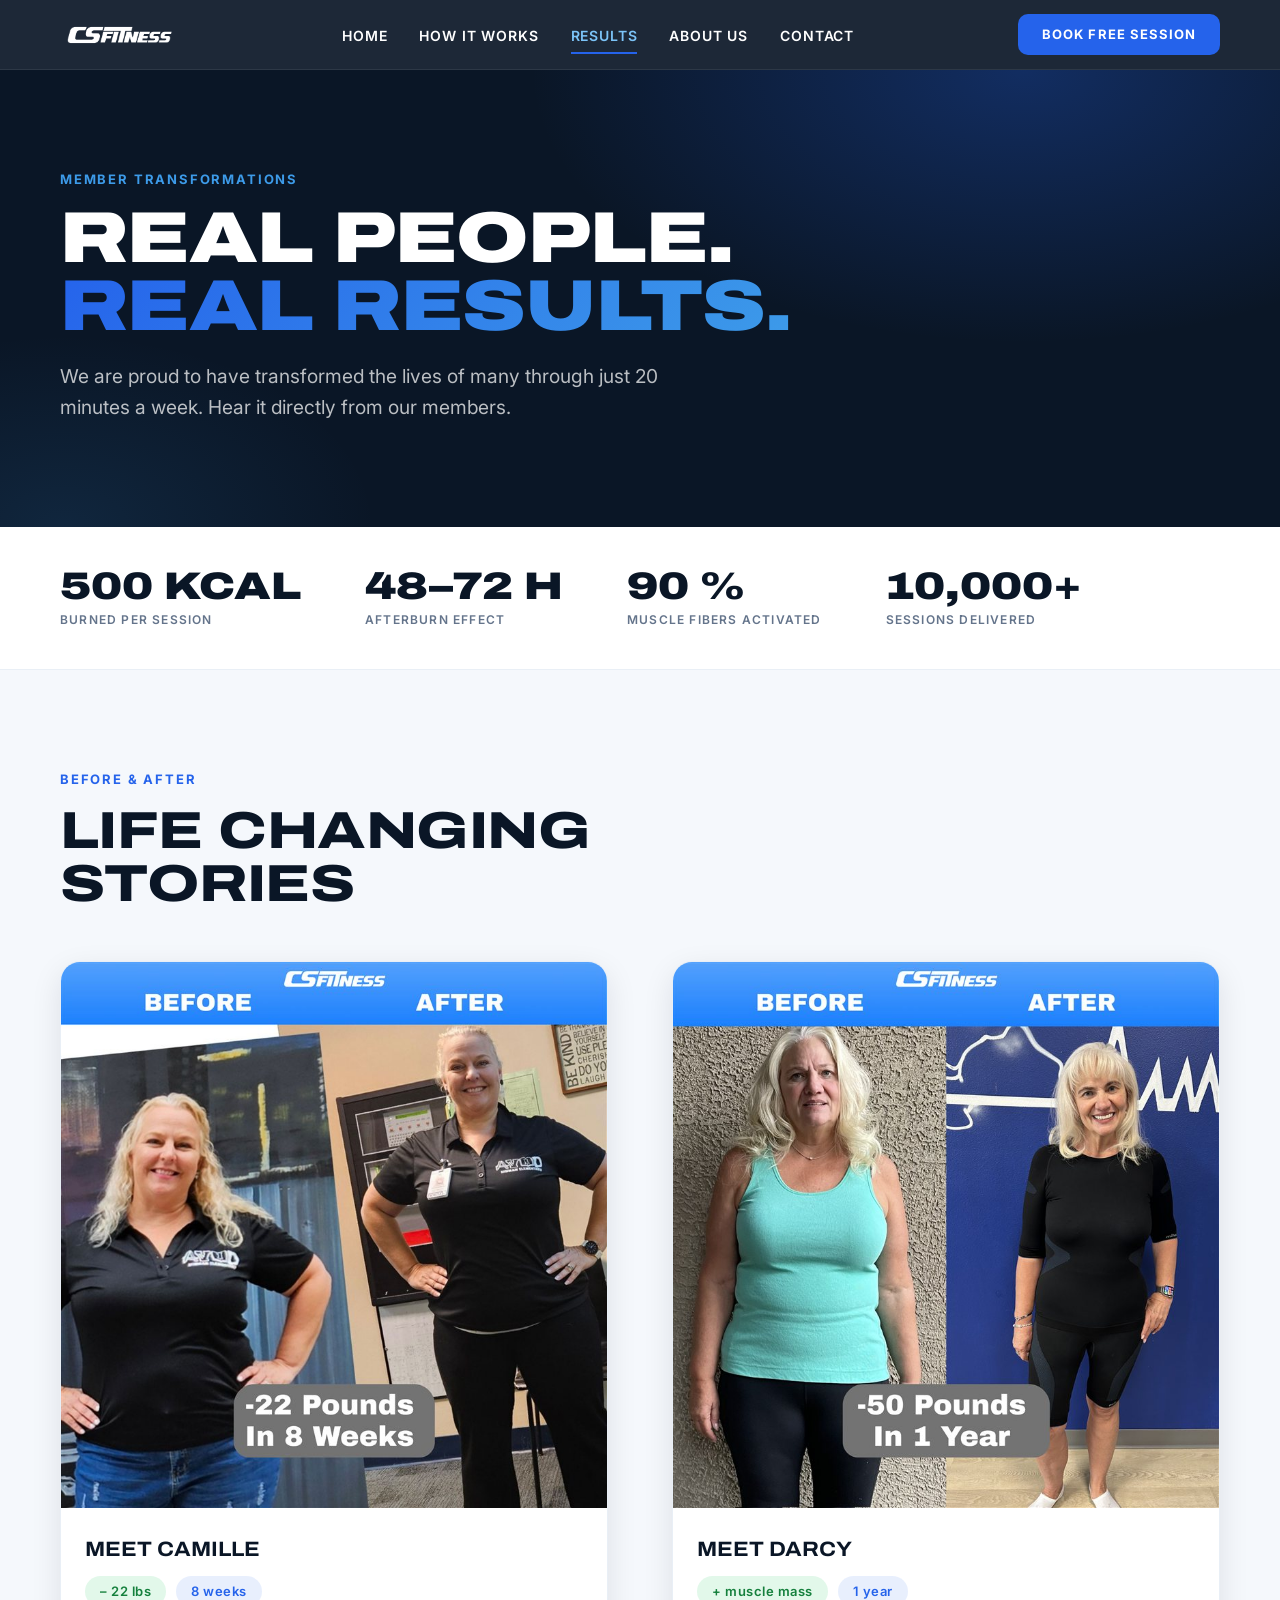
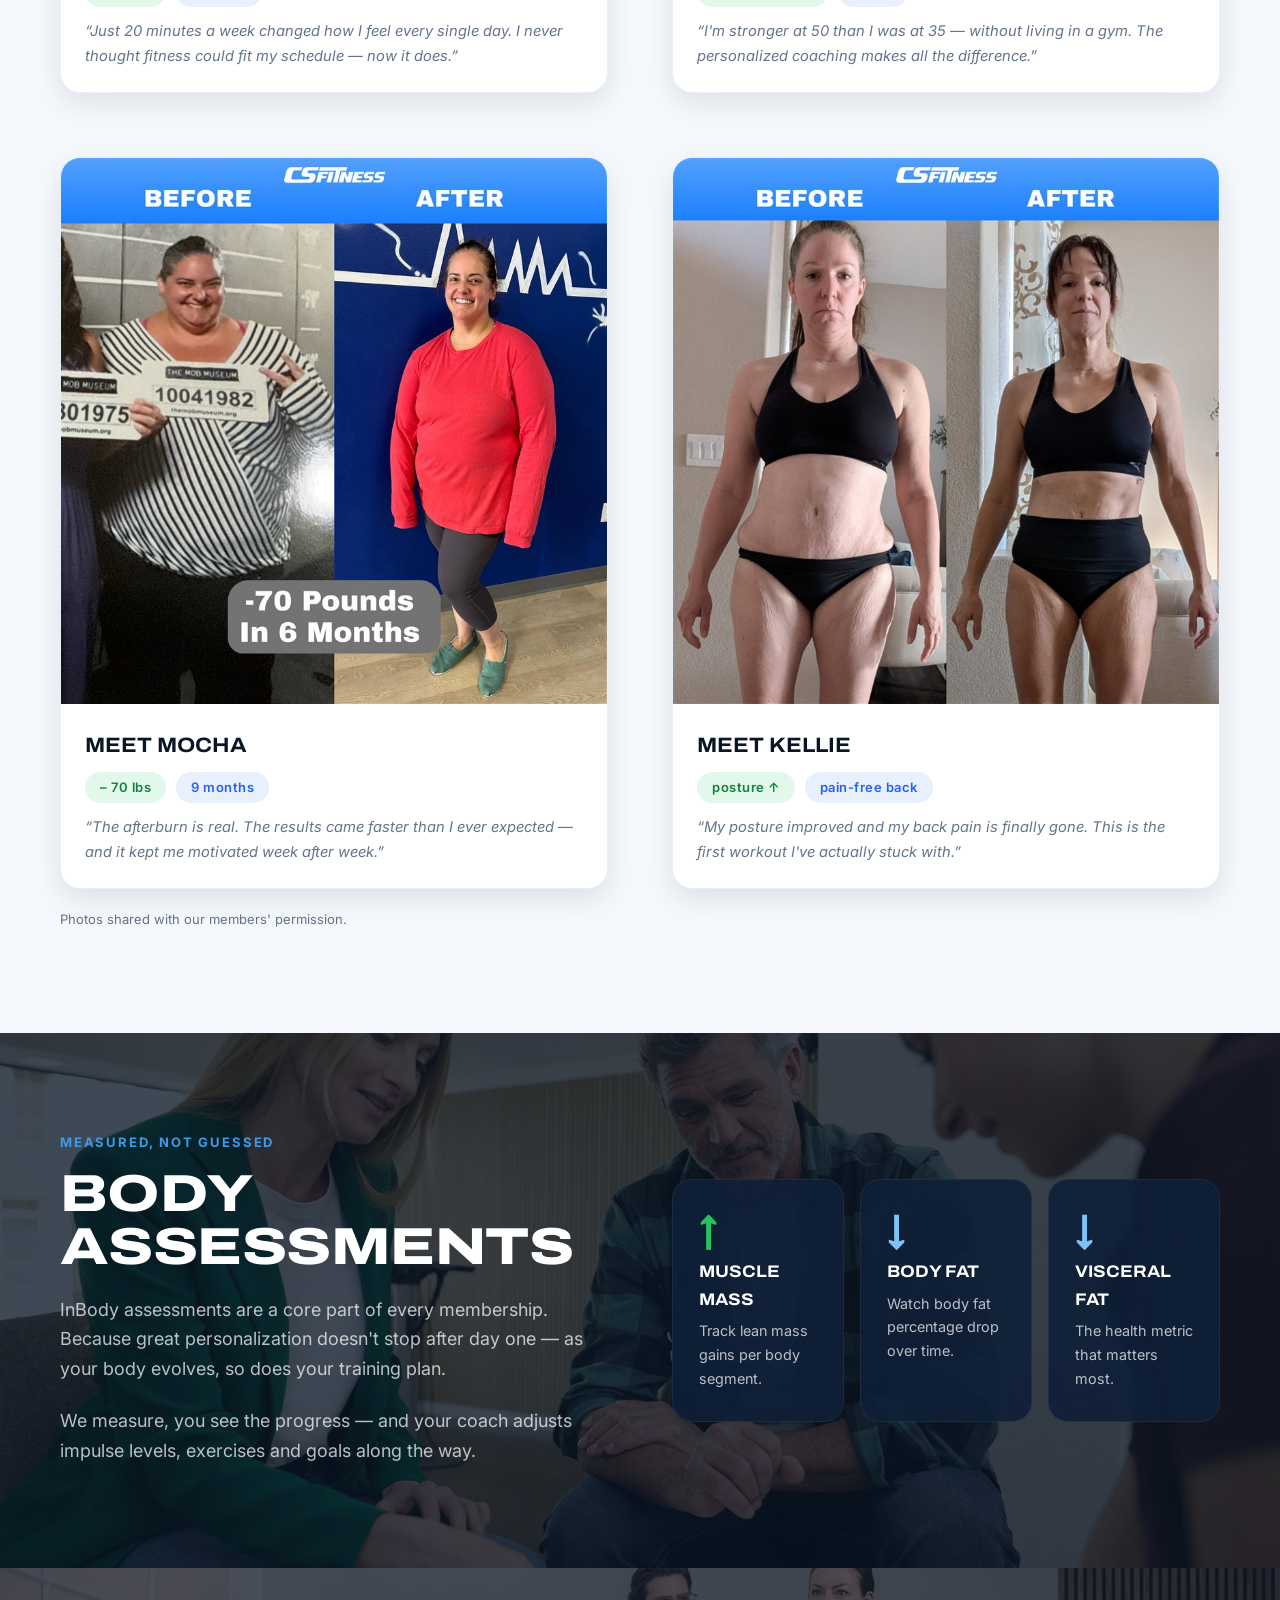
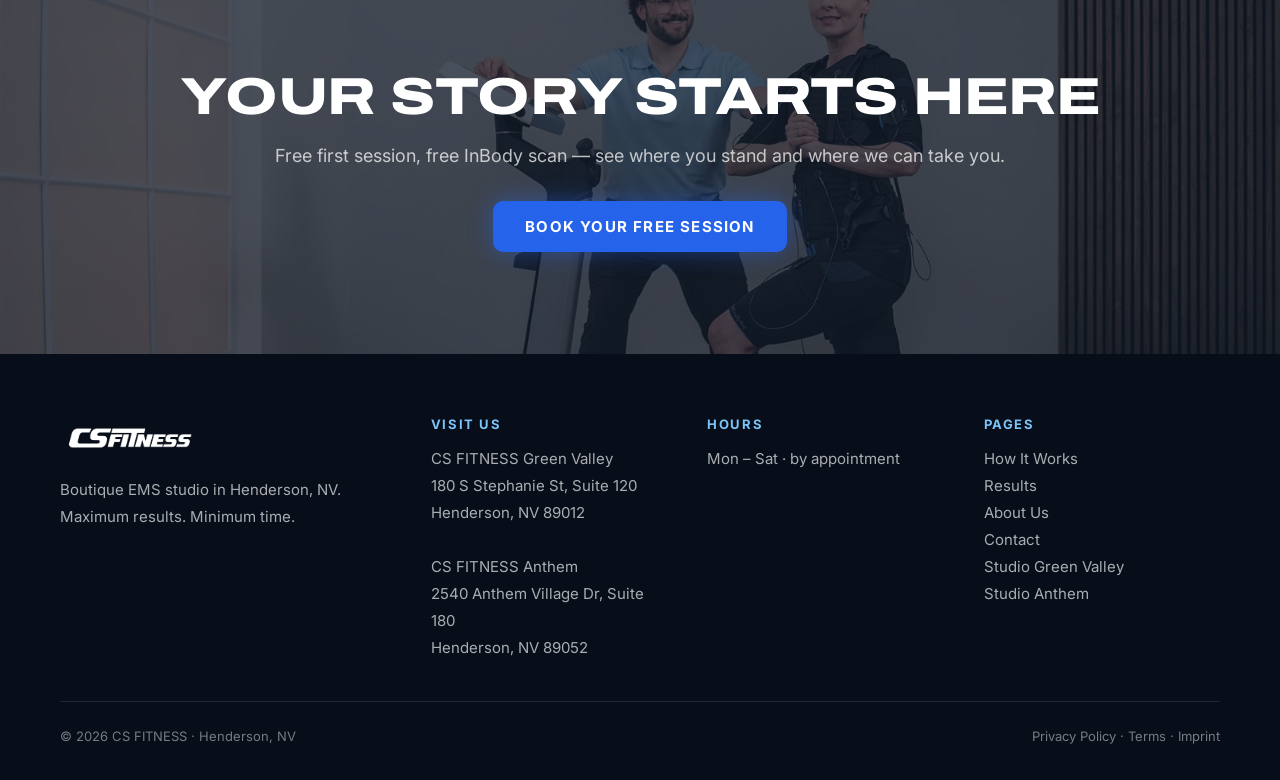
<file: results.html>
<!doctype html>
<html lang="en">
<head>
<meta charset="utf-8">
<meta name="robots" content="noindex, nofollow">
<meta name="viewport" content="width=device-width, initial-scale=1">
<title>Results | CS FITNESS — Member Transformations</title>
<link rel="preconnect" href="https://fonts.googleapis.com">
<link rel="preconnect" href="https://fonts.gstatic.com" crossorigin>
<link href="https://fonts.googleapis.com/css2?family=Archivo:wdth,wght@62..125,100..900&family=Inter:wght@300;400;500;600;700&display=swap" rel="stylesheet">
<link rel="stylesheet" href="assets/style.css?v=20260925b">
<style>
  .big-stats { padding: 40px 0; border-bottom: 1px solid var(--slate-100); }
  .tcard img { width: 100%; height: auto; }
  .tcard .result-chips { margin: 10px 0 12px; }
  .tcard blockquote { font-size: .92rem; color: var(--slate-500); font-style: italic; }
  .metric { background: var(--navy-800); border-radius: var(--r-card); padding: 30px 26px; }
  .metric .dir { font-family: var(--f-disp); font-stretch: 125%; font-weight: 900; font-size: 2.4rem; line-height: 1; }
  .metric .up { color: var(--success-500); } .metric .down { color: var(--sky-300); }
  .metric h4 { color: #fff; margin: 10px 0 6px; font-size: 1.05rem; }
  .metric p { font-size: .9rem; color: var(--on-dark); }
  .quote-band { background: var(--g-steel); padding: clamp(3rem, 6vw, 4.5rem) 0; }
  .quote-band blockquote { font-family: var(--f-disp); font-stretch: 115%; font-weight: 700; text-transform: uppercase; font-size: clamp(1.3rem, 3vw, 2rem); color: #fff; line-height: 1.2; max-width: 900px; }
  .quote-band cite { display: block; margin-top: 18px; font: 600 14px/1 var(--f-text); letter-spacing: .1em; text-transform: uppercase; color: var(--sky-300); font-style: normal; }
</style>
</head>
<body>

<header class="nav" id="nav">
  <div class="nav-inner">
    <a class="nav-logo" href="home.html"><img src="img/logo-white.png" alt="CS FITNESS"></a>
    <ul class="nav-links">
      <li><a href="home.html">Home</a></li>
      <li><a href="how-it-works.html">How It Works</a></li>
      <li><a href="results.html" class="active">Results</a></li>
      <li><a href="about.html">About Us</a></li>
      <li><a href="contact.html">Contact</a></li>
    </ul>
    <a class="btn btn-primary nav-cta js-book"  href="#book">Book Free Session</a>
    <button class="nav-burger" aria-label="Menu" onclick="document.getElementById('nav').classList.toggle('open')"><span></span><span></span><span></span></button>
  </div>
</header>

<section class="page-hero on-dark">
  <div class="container">
    <div class="eyebrow">Member Transformations</div>
    <h1>Real people.<br><span class="grad-text">Real results.</span></h1>
    <p class="sub">We are proud to have transformed the lives of many through just 20 minutes a week. Hear it directly from our members.</p>
  </div>
</section>

<div class="big-stats">
  <div class="container">
    <div class="stat-strip">
      <div class="stat"><div class="n">500 KCAL</div><div class="l">burned per session</div></div>
      <div class="stat"><div class="n">48–72 H</div><div class="l">afterburn effect</div></div>
      <div class="stat"><div class="n">90 %</div><div class="l">muscle fibers activated</div></div>
      <div class="stat"><div class="n">10,000+</div><div class="l">sessions delivered</div></div>
    </div>
  </div>
</div>

<!-- TRANSFORMATION GRID -->
<section class="sec-soft">
  <div class="container">
    <div class="sec-head">
      <div class="eyebrow">Before &amp; After</div>
      <h2>Life changing stories</h2>
    </div>
    <div class="m-car">
    <div class="grid grid-2 car-track" style="align-items:stretch">
      <div class="card tcard"><img src="img/ba-1.jpg" alt="Before and after Camille"><div class="card-body">
        <h4>Meet Camille</h4>
        <div class="chip-row result-chips"><span class="chip chip-success">– 22 lbs</span><span class="chip chip-electric">8 weeks</span></div>
        <blockquote>“Just 20 minutes a week changed how I feel every single day. I never thought fitness could fit my schedule — now it does.”</blockquote>
      </div></div>
      <div class="card tcard"><img src="img/ba-2.jpg" alt="Before and after Darcy"><div class="card-body">
        <h4>Meet Darcy</h4>
        <div class="chip-row result-chips"><span class="chip chip-success">+ muscle mass</span><span class="chip chip-electric">1 year</span></div>
        <blockquote>“I'm stronger at 50 than I was at 35 — without living in a gym. The personalized coaching makes all the difference.”</blockquote>
      </div></div>
      <div class="card tcard"><img src="img/ba-3.jpg" alt="Before and after Mocha"><div class="card-body">
        <h4>Meet Mocha</h4>
        <div class="chip-row result-chips"><span class="chip chip-success">– 70 lbs</span><span class="chip chip-electric">9 months</span></div>
        <blockquote>“The afterburn is real. The results came faster than I ever expected — and it kept me motivated week after week.”</blockquote>
      </div></div>
      <div class="card tcard"><img src="img/ba-4.jpg" alt="Before and after Kellie"><div class="card-body">
        <h4>Meet Kellie</h4>
        <div class="chip-row result-chips"><span class="chip chip-success">posture ↑</span><span class="chip chip-electric">pain-free back</span></div>
        <blockquote>“My posture improved and my back pain is finally gone. This is the first workout I've actually stuck with.”</blockquote>
      </div></div>
    </div>
    </div>
    <!-- Interne Notiz: Zitate/Ergebnis-Chips sind Entwürfe — final mit jedem Member bestätigen -->
    <p class="muted" style="font-size:13px;margin-top:20px">Photos shared with our members' permission.</p>
  </div>
</section>

<!-- BODY ASSESSMENTS -->
<section class="assess on-dark">
  <div class="bgimg" style="background-image:url('img/consultation.jpg')"></div>
  <div class="container">
    <div class="grid grid-2">
      <div>
        <div class="eyebrow">Measured, not guessed</div>
        <h2>Body assessments</h2>
        <p style="margin:22px 0">InBody assessments are a core part of every membership. Because great personalization doesn't stop after day one — as your body evolves, so does your training plan.</p>
        <p>We measure, you see the progress — and your coach adjusts impulse levels, exercises and goals along the way.</p>
      </div>
      <div class="grid grid-3" style="gap:16px">
        <div class="metric"><div class="dir up">↑</div><h4>Muscle Mass</h4><p>Track lean mass gains per body segment.</p></div>
        <div class="metric"><div class="dir down">↓</div><h4>Body Fat</h4><p>Watch body fat percentage drop over time.</p></div>
        <div class="metric"><div class="dir down">↓</div><h4>Visceral Fat</h4><p>The health metric that matters most.</p></div>
      </div>
    </div>
  </div>
</section>

<section class="cta-final sec on-dark">
  <div class="bg" style="background-image:url('img/cta-bg.jpg')"></div>
  <div class="container">
    <h2>Your story starts here</h2>
    <p>Free first session, free InBody scan — see where you stand and where we can take you.</p>
    <a class="btn btn-primary js-book"  href="#book">Book Your Free Session</a>
  </div>
</section>

<footer class="footer">
  <div class="container">
    <div class="cols">
      <div class="flogo">
        <img src="img/logo-white.png" alt="CS FITNESS">
        <p>Boutique EMS studio in Henderson, NV.<br>Maximum results. Minimum time.</p>
      </div>
      <div><h5>Visit Us</h5><p>CS FITNESS Green Valley<br>180 S Stephanie St, Suite 120<br>Henderson, NV 89012<br><br>CS FITNESS Anthem<br>2540 Anthem Village Dr, Suite 180<br>Henderson, NV 89052</p></div>
      <div><h5>Hours</h5><p>Mon – Sat · by appointment</p></div>
      <div><h5>Pages</h5><ul>
        <li><a href="how-it-works.html">How It Works</a></li>
        <li><a href="results.html">Results</a></li>
        <li><a href="about.html">About Us</a></li>
        <li><a href="contact.html">Contact</a></li>
        <li><a href="studio-green-valley.html">Studio Green Valley</a></li>
        <li><a href="studio-anthem.html">Studio Anthem</a></li>
      </ul></div>
    </div>
    <div class="legal"><span>© 2026 CS FITNESS · Henderson, NV</span><span>Privacy Policy · Terms · Imprint</span></div>
  </div>
</footer>

<script src="assets/carousel.js?v=20260925b"></script>
<script src="assets/locations.js?v=20260925b"></script>
<script src="assets/booking-modal.js?v=20260925b"></script>
</body>
</html>
</file>
<file: assets/style.css>
/* ============================================================
   CS FITNESS — Mockup-Stylesheet (Design-System v1.0)
   Gemeinsame Basis aller Seiten-Mockups. Quelle der Tokens:
   docs/04-design-system.md
   ============================================================ */

:root {
  /* Brand */
  --electric-500: #2563EB; --electric-400: #3B82F6;
  --steel-600: #385C8C; --sky-400: #3D9BE9; --sky-300: #7CC4F8;
  /* Darks */
  --navy-950: #070E1A; --navy-900: #0A1626; --navy-800: #0F2038; --navy-700: #16304F;
  /* Neutrals */
  --white: #FFFFFF; --slate-050: #F5F8FC; --slate-100: #E9EFF6;
  --slate-300: #C3D0DF; --slate-500: #64748B; --slate-700: #334155;
  --on-dark: rgba(255,255,255,.72);
  /* Semantic */
  --success-500: #22C55E; --warning-500: #F59E0B; --error-500: #EF4444;
  /* FX */
  --g-impulse: linear-gradient(135deg,#2563EB 0%,#3D9BE9 100%);
  --g-depth: linear-gradient(180deg,#0F2038 0%,#0A1626 100%);
  --g-steel: linear-gradient(135deg,#385C8C 0%,#2563EB 100%);
  --glow: 0 0 24px rgba(37,99,235,.45);
  --shadow-card: 0 10px 30px rgba(10,22,38,.10);
  /* Type */
  --f-disp: "Archivo","Arial Black",Arial,sans-serif;
  --f-text: "Inter",system-ui,"Segoe UI",Arial,sans-serif;
  /* Form */
  --r-btn: 10px; --r-card: 20px; --r-img: 16px; --r-chip: 999px;
}

* { margin: 0; padding: 0; box-sizing: border-box; }
html { scroll-behavior: smooth; }
body {
  font-family: var(--f-text); font-size: 18px; line-height: 1.65;
  color: var(--slate-700); background: var(--white);
}
img { max-width: 100%; display: block; }
a { text-decoration: none; color: inherit; }

/* ---------- Typografie ---------- */
h1, h2, h3, .disp {
  font-family: var(--f-disp); font-stretch: 125%; font-weight: 900;
  text-transform: uppercase; line-height: 1; color: var(--navy-900);
  letter-spacing: -.01em;
}
h1 { font-size: clamp(2.5rem, 6vw, 4.5rem); line-height: .95; }
h2 { font-size: clamp(2rem, 4.5vw, 3.25rem); line-height: 1.02; font-weight: 800; }
h3 { font-size: clamp(1.35rem, 3vw, 2.125rem); line-height: 1.15; font-weight: 700; font-stretch: 115%; }
h4 { font-family: var(--f-disp); font-stretch: 110%; font-weight: 700; font-size: 1.3rem; text-transform: uppercase; color: var(--navy-900); }
.on-dark h1, .on-dark h2, .on-dark h3, .on-dark h4, .sec-dark h1, .sec-dark h2, .sec-dark h3, .sec-dark h4 { color: #fff; }
.eyebrow {
  font: 700 13px/1.2 var(--f-text); letter-spacing: .14em; text-transform: uppercase;
  color: var(--electric-500); margin-bottom: 16px;
}
.sec-dark .eyebrow, .on-dark .eyebrow { color: var(--sky-400); }
.lead { font-size: clamp(1.05rem, 1.5vw, 1.25rem); line-height: 1.6; }
.sec-dark p, .on-dark p { color: var(--on-dark); }
.muted { color: var(--slate-500); }
.grad-text { background: var(--g-impulse); -webkit-background-clip: text; background-clip: text; color: transparent; }

/* ---------- Layout ---------- */
.container { max-width: 1240px; margin: 0 auto; padding: 0 clamp(20px, 4vw, 40px); }
section, .sec { padding: clamp(4rem, 8vw, 7rem) 0; }
.sec-soft { background: var(--slate-050); }
.sec-dark { background: var(--g-depth); }
.sec-head { max-width: 720px; margin-bottom: clamp(2rem, 4vw, 3.5rem); }
.sec-head.center { margin-left: auto; margin-right: auto; text-align: center; }
.grid { display: grid; gap: 24px; }
.grid-2 { grid-template-columns: 1fr 1fr; gap: clamp(28px, 5vw, 72px); align-items: center; }
.grid-3 { grid-template-columns: repeat(3, 1fr); }
.grid-4 { grid-template-columns: repeat(4, 1fr); }
.grid-5 { grid-template-columns: repeat(5, 1fr); gap: 20px; }

/* ---------- Impuls-Linie ---------- */
.impulse {
  height: 42px; background-repeat: no-repeat; background-size: contain; background-position: left center;
  background-image: url('data:image/svg+xml;utf8,<svg xmlns="http://www.w3.org/2000/svg" viewBox="0 0 680 120"><polyline points="40,60 510,60 518,28 526,92 534,60 620,60" fill="none" stroke="%232563EB" stroke-width="9" stroke-linecap="round" stroke-linejoin="round"/></svg>');
}

/* ---------- Buttons & Chips ---------- */
.btn {
  display: inline-block; font: 700 15px/1 var(--f-text); letter-spacing: .08em;
  text-transform: uppercase; padding: 16px 30px; border-radius: var(--r-btn);
  border: 2px solid transparent; cursor: pointer; transition: all .15s ease-out;
  text-align: center;
}
.btn-primary { background: var(--electric-500); color: #fff; }
.btn-primary:hover { background: var(--electric-400); transform: translateY(-1px); }
.sec-dark .btn-primary, .on-dark .btn-primary, .page-hero .btn-primary { box-shadow: var(--glow); }
.btn-secondary { border-color: var(--steel-600); color: var(--steel-600); background: transparent; }
.btn-secondary:hover { background: var(--steel-600); color: #fff; }
.sec-dark .btn-secondary, .on-dark .btn-secondary { border-color: #fff; color: #fff; }
.sec-dark .btn-secondary:hover, .on-dark .btn-secondary:hover { background: #fff; color: var(--navy-900); }
.btn-ghost { color: var(--electric-500); padding: 16px 6px; font: 700 15px/1 var(--f-text); letter-spacing: .06em; text-transform: uppercase; }
.btn-ghost::after { content: " →"; }
.btn-row { display: flex; gap: 16px; flex-wrap: wrap; align-items: center; }

.chip {
  display: inline-flex; align-items: center; gap: 8px;
  font: 600 13px/1 var(--f-text); letter-spacing: .04em;
  padding: 9px 15px; border-radius: var(--r-chip);
}
.chip-electric { background: rgba(37,99,235,.10); color: var(--electric-500); }
.chip-success { background: rgba(34,197,94,.13); color: #15803D; }
.chip-dark { background: var(--navy-700); color: var(--sky-300); }
.sec-dark .chip-success { color: var(--success-500); background: rgba(34,197,94,.14); }
.chip-row { display: flex; flex-wrap: wrap; gap: 10px; }

/* ---------- Navigation ---------- */
.nav {
  position: sticky; top: 0; z-index: 50;
  background: rgba(10,22,38,.92); backdrop-filter: blur(12px);
  border-bottom: 1px solid rgba(255,255,255,.07);
}
.nav-inner {
  max-width: 1240px; margin: 0 auto; padding: 14px clamp(20px, 4vw, 40px);
  display: flex; align-items: center; justify-content: space-between; gap: 24px;
}
.nav-logo img { height: 34px; width: auto; }
.nav-links { display: flex; gap: 32px; list-style: none; align-items: center; }
.nav-links a {
  font: 600 14px/1 var(--f-text); letter-spacing: .06em; text-transform: uppercase; color: #fff;
  padding: 8px 0; border-bottom: 2px solid transparent; transition: all .15s;
}
.nav-links a:hover, .nav-links a.active { color: var(--sky-300); border-bottom-color: var(--electric-500); }
.nav-cta { padding: 12px 22px; font-size: 13px; }
.nav-burger { display: none; background: none; border: 0; cursor: pointer; }
.nav-burger span { display: block; width: 26px; height: 3px; background: #fff; margin: 5px 0; border-radius: 2px; }

/* ---------- Page-Hero (Unterseiten) ---------- */
.page-hero {
  background:
    radial-gradient(760px 420px at 80% 0%, rgba(37,99,235,.30), transparent 65%),
    radial-gradient(520px 320px at 5% 100%, rgba(61,155,233,.12), transparent 60%),
    var(--navy-900);
  padding: clamp(4rem, 8vw, 6.5rem) 0;
}
.page-hero h1 { color: #fff; max-width: 900px; }
.page-hero .sub { margin-top: 20px; max-width: 640px; color: var(--on-dark); font-size: clamp(1.05rem, 1.5vw, 1.25rem); }
.page-hero .impulse { margin-top: 32px; width: min(420px, 70%); }

/* ---------- Karten & Module ---------- */
.card {
  background: #fff; border-radius: var(--r-card); box-shadow: var(--shadow-card);
  border: 1px solid var(--slate-100); overflow: hidden;
}
.card-body { padding: 24px; }
.img-frame { border-radius: var(--r-img); overflow: hidden; }
.img-frame img { width: 100%; height: 100%; object-fit: cover; }

.step-card {
  background: var(--slate-050); border: 1px solid var(--slate-100);
  border-radius: var(--r-card); padding: 26px 22px; position: relative; overflow: hidden;
}
.step-card .num {
  font-family: var(--f-disp); font-stretch: 125%; font-weight: 900; font-size: 44px;
  line-height: 1; color: rgba(37,99,235,.16); display: block; margin-bottom: 10px;
}
.step-card h4 { font-size: 1.05rem; margin-bottom: 8px; }
.step-card p { font-size: .9rem; line-height: 1.55; color: var(--slate-500); }

.stat-strip { display: flex; gap: clamp(28px, 5vw, 72px); flex-wrap: wrap; }
.stat .n { font-family: var(--f-disp); font-stretch: 125%; font-weight: 900; font-size: clamp(1.9rem, 3vw, 2.6rem); line-height: 1; color: var(--navy-900); }
.stat .l { font: 600 12px/1.5 var(--f-text); letter-spacing: .1em; text-transform: uppercase; color: var(--slate-500); margin-top: 6px; }
.sec-dark .stat .n, .on-dark .stat .n { color: #fff; }
.sec-dark .stat .l, .on-dark .stat .l { color: var(--sky-300); }

.icon-chip {
  width: 46px; height: 46px; border-radius: 12px; flex: 0 0 46px;
  background: rgba(37,99,235,.10); display: grid; place-items: center;
  color: var(--electric-500); font-size: 20px;
}
.sec-dark .icon-chip { background: var(--navy-700); color: var(--sky-300); }

/* ---------- FAQ (native details) ---------- */
.faq-list { border-top: 1px solid var(--slate-100); }
.faq-list details { border-bottom: 1px solid var(--slate-100); }
.faq-list summary {
  list-style: none; cursor: pointer; display: flex; justify-content: space-between;
  align-items: center; gap: 24px; padding: 24px 4px;
  font-family: var(--f-disp); font-stretch: 110%; font-weight: 700; font-size: 1.15rem;
  text-transform: none; color: var(--navy-900);
}
.faq-list summary::-webkit-details-marker { display: none; }
.faq-list summary::after { content: "+"; font: 300 28px/1 var(--f-text); color: var(--slate-300); transition: transform .2s; }
.faq-list details[open] summary { color: var(--electric-500); }
.faq-list details[open] summary::after { content: "×"; color: var(--electric-500); }
.faq-list .answer { padding: 0 4px 26px; max-width: 62rem; color: var(--slate-700); font-size: 1rem; line-height: 1.65; }

/* ---------- Formulare ---------- */
.field { display: flex; flex-direction: column; gap: 8px; margin-bottom: 18px; }
.field label { font: 600 13px/1 var(--f-text); letter-spacing: .06em; text-transform: uppercase; color: var(--slate-700); }
.field input, .field textarea, .field select {
  font: 400 16px/1.5 var(--f-text); color: var(--navy-900);
  background: var(--slate-050); border: 1px solid var(--slate-100);
  border-radius: var(--r-btn); padding: 14px 16px; width: 100%;
}
.field input:focus, .field textarea:focus { outline: 2px solid var(--electric-500); outline-offset: 2px; }

/* ---------- Final CTA ---------- */
.cta-final { position: relative; overflow: hidden; background: var(--navy-900); }
.cta-final .bg { position: absolute; inset: 0; background-size: cover; background-position: center; opacity: .28; }
.cta-final .container { position: relative; text-align: center; }
.cta-final h2 { color: #fff; margin-bottom: 18px; }
.cta-final p { color: var(--on-dark); margin-bottom: 30px; }

/* ---------- Footer ---------- */
.footer { background: var(--navy-950); color: var(--on-dark); padding: 64px 0 32px; }
.footer .cols { display: grid; grid-template-columns: 1.4fr 1fr 1fr 1fr; gap: 40px; margin-bottom: 40px; }
.footer .flogo img { height: 40px; width: auto; margin-bottom: 18px; }
.footer h5 { font: 700 13px/1 var(--f-text); letter-spacing: .12em; text-transform: uppercase; color: var(--sky-300); margin-bottom: 14px; }
.footer ul { list-style: none; }
.footer li, .footer p { font-size: 15px; line-height: 1.8; color: rgba(255,255,255,.66); }
.footer a:hover { color: #fff; }
.footer .legal {
  border-top: 1px solid rgba(255,255,255,.10); padding-top: 24px;
  display: flex; justify-content: space-between; gap: 20px; flex-wrap: wrap;
  font-size: 13px; color: rgba(255,255,255,.45);
}

/* ---------- Platzhalter ---------- */
.placeholder {
  background: repeating-linear-gradient(45deg, var(--slate-100), var(--slate-100) 12px, var(--slate-050) 12px, var(--slate-050) 24px);
  border: 1px dashed var(--slate-300); border-radius: var(--r-img);
  display: grid; place-items: center; color: var(--slate-500);
  font: 600 13px/1.4 var(--f-text); letter-spacing: .06em; text-transform: uppercase;
  text-align: center; padding: 20px;
}

/* ---------- v2: Feedback-Runde 1 (Chris, 09/2026) ---------- */
[hidden] { display: none !important; }

/* "up to" Mini-Label über Kalorien-Stat */
.upto { display: block; font: 700 10px/1 var(--f-text); letter-spacing: .16em; text-transform: uppercase; color: var(--slate-500); margin-bottom: 5px; }
.sec-dark .upto, .on-dark .upto { color: var(--sky-300); }

/* Animierte Muskelgruppen-Chips (Technology) */
.zone-chips .chip { animation: chipPulse 8.4s ease-in-out infinite; }
.zone-chips .chip:nth-child(1) { animation-delay: 0s; }
.zone-chips .chip:nth-child(2) { animation-delay: 1.2s; }
.zone-chips .chip:nth-child(3) { animation-delay: 2.4s; }
.zone-chips .chip:nth-child(4) { animation-delay: 3.6s; }
.zone-chips .chip:nth-child(5) { animation-delay: 4.8s; }
.zone-chips .chip:nth-child(6) { animation-delay: 6s; }
.zone-chips .chip:nth-child(7) { animation-delay: 7.2s; }
@keyframes chipPulse {
  0%, 14%, 100% { background: var(--navy-700); color: var(--sky-300); box-shadow: none; }
  5%, 9% { background: var(--electric-500); color: #fff; box-shadow: 0 0 20px rgba(37,99,235,.6); }
}
@media (prefers-reduced-motion: reduce) { .zone-chips .chip { animation: none; } }

/* Steps mit Bildern */
.step-card .step-img { border-radius: 12px; overflow: hidden; height: 150px; margin-bottom: 14px; }
.step-card .step-img img { width: 100%; height: 100%; object-fit: cover; }

/* Dezenter Hinweis (statt Warn-Box) */
.note-subtle { font-size: 13px; line-height: 1.55; color: var(--slate-500); border-left: 2px solid var(--slate-300); padding: 8px 16px; }

/* Body-Assessments mit Foto-Hintergrund */
.assess { position: relative; overflow: hidden; background: var(--navy-900); }
.assess .bgimg { position: absolute; inset: 0; background-size: cover; background-position: center; opacity: .22; }
.assess .container { position: relative; }
.assess .metric { background: rgba(15,32,56,.90); border: 1px solid rgba(255,255,255,.06); }

/* Mobile-Slideshow (Karussell mit Pfeilen) */
.m-car { position: relative; }
.m-car .car-btn { display: none; }
@media (max-width: 860px) {
  .m-car .car-track { display: flex !important; grid-template-columns: none !important; overflow-x: auto; scroll-snap-type: x mandatory; gap: 16px; padding: 4px 4px 10px; scrollbar-width: none; -webkit-overflow-scrolling: touch; }
  .m-car .car-track::-webkit-scrollbar { display: none; }
  .m-car .car-track > * { flex: 0 0 84%; scroll-snap-align: center; }
  .m-car .car-btn { display: grid; place-items: center; position: absolute; top: 40%; transform: translateY(-50%); width: 44px; height: 44px; border-radius: 50%; border: 0; background: var(--electric-500); color: #fff; font-size: 20px; z-index: 5; cursor: pointer; box-shadow: 0 6px 18px rgba(10,22,38,.35); }
  .m-car .car-prev { left: 4px; } .m-car .car-next { right: 4px; }
}

/* Location-Modal (Book-Seite) — 50/50: links Auswahl, rechts Karte */
.modal-backdrop { position: fixed; inset: 0; background: rgba(7,14,26,.74); backdrop-filter: blur(5px); z-index: 100; display: flex; align-items: center; justify-content: center; padding: 18px; }
.modal { background: #fff; border-radius: 20px; max-width: 580px; width: 100%; max-height: 88vh; display: flex; flex-direction: column; overflow: hidden; box-shadow: 0 30px 80px rgba(0,0,0,.5); }
.modal.modal-split { max-width: 1020px; display: grid; grid-template-columns: 1fr 1fr; grid-template-rows: minmax(0, 1fr); height: min(640px, 88vh); }
.modal-left { display: flex; flex-direction: column; min-width: 0; min-height: 0; }
.modal-map { position: relative; min-height: 0; background: var(--slate-100); }
.modal-map #locMap { position: absolute; inset: 0; }
.map-note { position: absolute; left: 10px; bottom: 8px; z-index: 500; font: 600 10px/1.4 var(--f-text); letter-spacing: .04em; color: var(--slate-500); background: rgba(255,255,255,.85); border-radius: 6px; padding: 4px 8px; }
@media (max-width: 900px) {
  .modal.modal-split { grid-template-columns: 1fr; grid-template-rows: 210px minmax(0, 1fr); height: min(680px, 90vh); }
  .modal-map { order: -1; }
}
/* Adresssuche + Nearest */
.addr-row { display: flex; gap: 10px; }
.addr-row input { flex: 1; }
.addr-row .btn { padding: 13px 18px; font-size: 12px; white-space: nowrap; }
.addr-hint { font-size: 12px; color: var(--slate-500); margin-top: 8px; }
.addr-hint.err { color: var(--error-500); }
.loc-card.nearest { border-color: var(--electric-500); background: rgba(37,99,235,.05); }
.dist-badge { display: inline-block; font: 700 11px/1 var(--f-text); letter-spacing: .05em; color: var(--electric-500); background: rgba(37,99,235,.10); border-radius: 999px; padding: 5px 10px; margin-left: 8px; }
.nearest-tag { font: 700 10px/1 var(--f-text); letter-spacing: .08em; text-transform: uppercase; color: #fff; background: var(--electric-500); border-radius: 999px; padding: 4px 9px; margin-left: 8px; }
/* Kompakte Studio-Banner (Contact) + Studio-Formular-Platzhalter (Book) */
.loc-banner { background: var(--navy-900); border-radius: 16px; padding: 20px 22px; color: var(--on-dark); }
.loc-banner + .loc-banner { margin-top: 14px; }
.loc-banner h4 { color: #fff; font-size: 1.02rem; margin-bottom: 10px; }
.loc-banner .row { display: flex; gap: 10px; align-items: baseline; padding: 4px 0; font-size: .88rem; line-height: 1.5; }
.loc-banner .row .ic { flex: 0 0 18px; text-align: center; color: var(--sky-300); font-size: .85rem; }
.loc-banner a { color: var(--sky-300); }
/* Studio-Anfrageformular: EINE Karte — Header + Formular, ohne Doppelrahmen */
.studio-form { max-width: 900px; margin: 0 auto; background: #fff; border-radius: var(--r-card); overflow: hidden; box-shadow: 0 20px 55px rgba(10,22,38,.13); }
.studio-form-head { position: relative; background: var(--g-depth); color: #fff; padding: 22px 30px; }
.studio-form-head::after { content: ""; position: absolute; left: 0; right: 0; bottom: 0; height: 3px; background: var(--g-impulse); }
.studio-form-head .t { display: block; font-family: var(--f-disp); font-stretch: 112%; font-weight: 700; text-transform: uppercase; font-size: 1.1rem; line-height: 1.2; }
.studio-form-head .sub { display: block; margin-top: 5px; font: 500 13px/1.45 var(--f-text); color: var(--on-dark); }
.studio-form-live { background: #fff; }
.studio-form-live iframe { display: block; width: 100%; min-height: 660px; border: 0; }
.studio-form-empty { padding: clamp(28px, 5vw, 44px) 24px; text-align: center; background: var(--slate-050); }
.studio-form-empty p { font-size: 1rem; color: var(--slate-500); margin-bottom: 18px; }
@media (max-width: 640px) { .studio-form-head { padding: 18px 20px; } }

/* ============================================================
   STUDIO-LANDINGPAGE (Layout abgeleitet von body20.com/location/*)
   ============================================================ */
.studio-hero { background: var(--navy-950); padding: clamp(2.5rem, 6vw, 5rem) 0 clamp(3rem, 6vw, 5rem); }
.studio-hero .inner { display: grid; grid-template-columns: minmax(0, 1fr) minmax(0, 480px); gap: clamp(32px, 5vw, 72px); align-items: start; }
.studio-hero h1 { color: #fff; font-size: clamp(2.6rem, 6vw, 5.2rem); line-height: .92; letter-spacing: -.015em; }
.studio-hero h1 .grad-text { display: block; font-size: .40em; letter-spacing: .01em; margin-top: 12px; }
.studio-hero .intro { color: var(--on-dark); font-size: clamp(1rem, 1.4vw, 1.15rem); line-height: 1.65; max-width: 46ch; margin: 22px 0 28px; }
.studio-facts { display: grid; gap: 14px; margin-top: 26px; padding-top: 26px; border-top: 1px solid rgba(255,255,255,.12); }
.studio-facts .f { display: flex; gap: 14px; align-items: flex-start; color: var(--on-dark); font-size: .98rem; line-height: 1.5; }
.studio-facts .f .ic { flex: 0 0 22px; text-align: center; color: var(--sky-300); }
.studio-facts .f b { color: #fff; font-weight: 600; }
.studio-facts .f a { color: var(--sky-300); }
.gmark { display: inline-flex; align-items: center; gap: 9px; }
.gmark .stars { color: #FBBC05; letter-spacing: 2px; }
.gmark .val { font-family: var(--f-disp); font-stretch: 115%; font-weight: 800; color: #fff; font-size: 1.05rem; }
.hero-form { background: #fff; border-radius: var(--r-card); overflow: hidden; box-shadow: 0 26px 70px rgba(0,0,0,.45); }
.hero-form .hf-head { background: var(--g-impulse); color: #fff; padding: 20px 26px; }
.hero-form .hf-head .t { display: block; font-family: var(--f-disp); font-stretch: 112%; font-weight: 800; text-transform: uppercase; font-size: 1.12rem; line-height: 1.2; }
.hero-form .hf-head .s { display: block; margin-top: 5px; font: 500 13px/1.45 var(--f-text); color: rgba(255,255,255,.85); }
.hero-form .hf-body iframe { display: block; width: 100%; min-height: 660px; border: 0; }
@media (max-width: 1040px) { .studio-hero .inner { grid-template-columns: 1fr; } .hero-form { max-width: 560px; } }

/* Foto-Slider */
.slider { position: relative; }
.slider .track { display: flex; gap: 16px; overflow-x: auto; scroll-snap-type: x mandatory; scrollbar-width: none; padding-bottom: 6px; }
.slider .track::-webkit-scrollbar { display: none; }
.slider .track > * { flex: 0 0 min(420px, 78%); scroll-snap-align: center; }
.slider .ph-img { aspect-ratio: 4/3; }
.slider .nav-btn { position: absolute; top: 50%; transform: translateY(-50%); width: 46px; height: 46px; border-radius: 50%; border: 0; background: var(--electric-500); color: #fff; font-size: 21px; cursor: pointer; z-index: 3; box-shadow: 0 8px 22px rgba(10,22,38,.3); display: grid; place-items: center; }
.slider .nav-btn:hover { background: var(--electric-400); }
.slider .prev { left: -10px; } .slider .next { right: -10px; }
@media (max-width: 860px) { .slider .prev { left: 2px; } .slider .next { right: 2px; } }

/* Bild-Platzhalter (Fotos folgen) */
.ph-img { background: var(--slate-100); border: 1px dashed var(--slate-300); border-radius: var(--r-img); display: grid; place-items: center; color: var(--slate-300); }
.ph-img::after { content: ""; width: 42px; height: 42px; border: 2px solid currentColor; border-radius: 8px; box-shadow: inset 0 0 0 2px transparent; }
.sec-dark .ph-img, .on-dark .ph-img { background: var(--navy-800); border-color: var(--navy-700); color: var(--navy-700); }

/* Studio-Details (3 Spalten wie body20) */
.details-grid { display: grid; grid-template-columns: repeat(3, 1fr); gap: clamp(20px, 3vw, 40px); }
.details-grid h4 { font-size: 1rem; margin-bottom: 14px; color: #fff; }
.details-grid p, .details-grid li { color: var(--on-dark); font-size: .95rem; line-height: 1.7; }
.details-grid a { color: var(--sky-300); }
.hours-table { list-style: none; }
.hours-table li { display: flex; justify-content: space-between; gap: 16px; padding: 5px 0; border-bottom: 1px solid rgba(255,255,255,.08); max-width: 260px; }
.hours-table li:last-child { border-bottom: 0; }
.hours-table li span:first-child { font-weight: 600; color: #fff; }
@media (max-width: 860px) { .details-grid { grid-template-columns: 1fr; } }

/* Review-Bar (Google) */
.review-bar { display: grid; grid-template-columns: 280px 1fr; gap: clamp(24px, 4vw, 48px); align-items: center; }
.review-score { text-align: center; background: #fff; border: 1px solid var(--slate-100); border-radius: var(--r-card); padding: 28px 22px; box-shadow: var(--shadow-card); }
.review-score .big { font-family: var(--f-disp); font-stretch: 125%; font-weight: 900; font-size: 3.2rem; line-height: 1; color: var(--navy-900); }
.review-score .stars { color: #FBBC05; font-size: 1.2rem; letter-spacing: 3px; margin: 8px 0 6px; }
.review-score .src { font: 600 13px/1.4 var(--f-text); color: var(--slate-500); }
.review-cards { display: grid; grid-template-columns: repeat(3, 1fr); gap: 16px; }
.review-cards .ph-card { background: #fff; border: 1px dashed var(--slate-300); border-radius: var(--r-card); min-height: 168px; display: grid; place-items: center; color: var(--slate-300); font: 600 13px/1.4 var(--f-text); letter-spacing: .06em; text-transform: uppercase; text-align: center; padding: 16px; }
@media (max-width: 860px) { .review-bar { grid-template-columns: 1fr; } .review-cards { grid-template-columns: 1fr; } }

/* CTA-Banner unten */
.cta-banner { background: var(--g-impulse); padding: clamp(2.6rem, 5vw, 4rem) 0; text-align: center; }
.cta-banner h2 { color: #fff; margin-bottom: 14px; }
.cta-banner p { color: rgba(255,255,255,.88); margin-bottom: 26px; font-size: 1.05rem; }
.cta-banner .btn { background: #fff; color: var(--navy-900); }
.cta-banner .btn:hover { background: var(--navy-900); color: #fff; }

/* Marker (Leaflet divIcon) */
.cs-pin { width: 30px; height: 30px; border-radius: 50% 50% 50% 4px; transform: rotate(-45deg); background: var(--electric-500); border: 3px solid #fff; box-shadow: 0 4px 12px rgba(10,22,38,.4); display: grid; place-items: center; }
.cs-pin span { transform: rotate(45deg); color: #fff; font: 800 12px/1 var(--f-text); }
.cs-pin.home { background: var(--navy-900); }
.leaflet-popup-content { font-family: var(--f-text); }
.leaflet-popup-content b { font-family: var(--f-disp); font-stretch: 112%; text-transform: uppercase; }
.modal-head { padding: 26px 28px 6px; }
.modal-head .eyebrow { margin-bottom: 8px; }
.modal-head h3 { font-size: 1.5rem; }
.modal-head p { font-size: .92rem; color: var(--slate-500); margin-top: 6px; }
.modal-close { position: absolute; top: 14px; right: 16px; background: none; border: 0; font: 300 30px/1 var(--f-text); color: var(--slate-500); cursor: pointer; }
.modal-search { padding: 14px 28px 4px; }
.modal-search input { width: 100%; font: 400 16px/1.5 var(--f-text); color: var(--navy-900); background: var(--slate-050); border: 1px solid var(--slate-100); border-radius: var(--r-btn); padding: 13px 16px; }
.modal-search input:focus { outline: 2px solid var(--electric-500); outline-offset: 2px; }
.loc-list { overflow-y: auto; padding: 14px 28px 28px; display: grid; gap: 12px; }
.loc-card { border: 1px solid var(--slate-100); border-radius: 14px; padding: 16px 18px; display: flex; justify-content: space-between; align-items: center; gap: 14px; cursor: pointer; text-align: left; background: #fff; font-family: var(--f-text); transition: all .15s; }
.loc-card:hover:not(.soon) { border-color: var(--electric-500); box-shadow: var(--shadow-card); transform: translateY(-1px); }
.loc-card b { display: block; font-family: var(--f-disp); font-stretch: 112%; text-transform: uppercase; font-size: 1rem; color: var(--navy-900); margin-bottom: 3px; }
.loc-card span { font-size: .88rem; color: var(--slate-500); }
.loc-card .go { flex: 0 0 auto; font: 700 12px/1 var(--f-text); letter-spacing: .08em; text-transform: uppercase; color: var(--electric-500); }
.loc-card.soon { opacity: .55; cursor: default; }
.loc-card.soon .go { color: var(--slate-300); }
.loc-empty { font-size: .92rem; color: var(--slate-500); text-align: center; padding: 18px 0; }
.loc-selected { display: inline-flex; align-items: center; gap: 10px; background: rgba(37,99,235,.08); border: 1px solid rgba(37,99,235,.25); border-radius: 999px; padding: 9px 16px; font: 600 13px/1.3 var(--f-text); color: var(--navy-900); margin-bottom: 22px; }
.loc-selected button { background: none; border: 0; color: var(--electric-500); font: 600 12px/1 var(--f-text); cursor: pointer; text-transform: uppercase; letter-spacing: .05em; }

/* ---------- Mobile ---------- */
@media (max-width: 860px) {
  body { font-size: 16px; }
  /* Mobile-Nav: Burger LINKS (Slide-out-Menü), Logo MITTIG, Book-CTA RECHTS */
  /* Kein backdrop-filter auf Mobile: er würde die Nav zum Containing-Block für den
     fixed positionierten Drawer machen (Drawer bliebe in der Nav gefangen). */
  .nav { backdrop-filter: none; -webkit-backdrop-filter: none; background: rgba(10,22,38,.97); }
  .nav-inner { position: relative; z-index: 46; } /* Leiste (Burger/Logo/CTA) über dem Drawer halten */
  .nav-burger { display: block; order: -1; padding: 4px 2px; }
  .nav-logo { position: absolute; left: 50%; transform: translateX(-50%); }
  .nav-logo img { height: 22px; }
  .nav-cta { display: inline-block; margin-left: auto; padding: 9px 10px; font-size: 9.5px; letter-spacing: .03em; white-space: nowrap; }
  .nav-links {
    display: flex; flex-direction: column; gap: 2px;
    position: fixed; top: 0; left: 0; bottom: 0; width: min(78vw, 300px);
    background: var(--navy-950); padding: 92px 26px 26px;
    transform: translateX(-105%); transition: transform .28s cubic-bezier(0.22, 1, 0.36, 1);
    z-index: 45; box-shadow: 24px 0 60px rgba(0,0,0,.45);
  }
  .nav.open .nav-links { transform: translateX(0); }
  .nav-links a { display: block; padding: 13px 0; font-size: 15px; border-bottom: 1px solid rgba(255,255,255,.07); }
  /* Burger animiert zum X, dient als Schließen-Button (liegt über dem Drawer) */
  .nav-burger span { transition: transform .25s ease, opacity .2s ease; }
  .nav.open .nav-burger span:nth-child(1) { transform: translateY(8px) rotate(45deg); }
  .nav.open .nav-burger span:nth-child(2) { opacity: 0; }
  .nav.open .nav-burger span:nth-child(3) { transform: translateY(-8px) rotate(-45deg); }
  @media (prefers-reduced-motion: reduce) { .nav-links, .nav-burger span { transition: none; } }
  .grid-2, .grid-3, .grid-4, .grid-5, .footer .cols { grid-template-columns: 1fr; }
  .grid-2 { gap: 28px; }
  .stat-strip { gap: 24px 36px; }
  .btn-row .btn { width: 100%; }
  .btn-row .btn-ghost { width: auto; }
}
@media (min-width: 861px) and (max-width: 1100px) {
  .grid-4, .grid-5 { grid-template-columns: repeat(2, 1fr); }
  .grid-3 { grid-template-columns: repeat(2, 1fr); }
}
</file>
